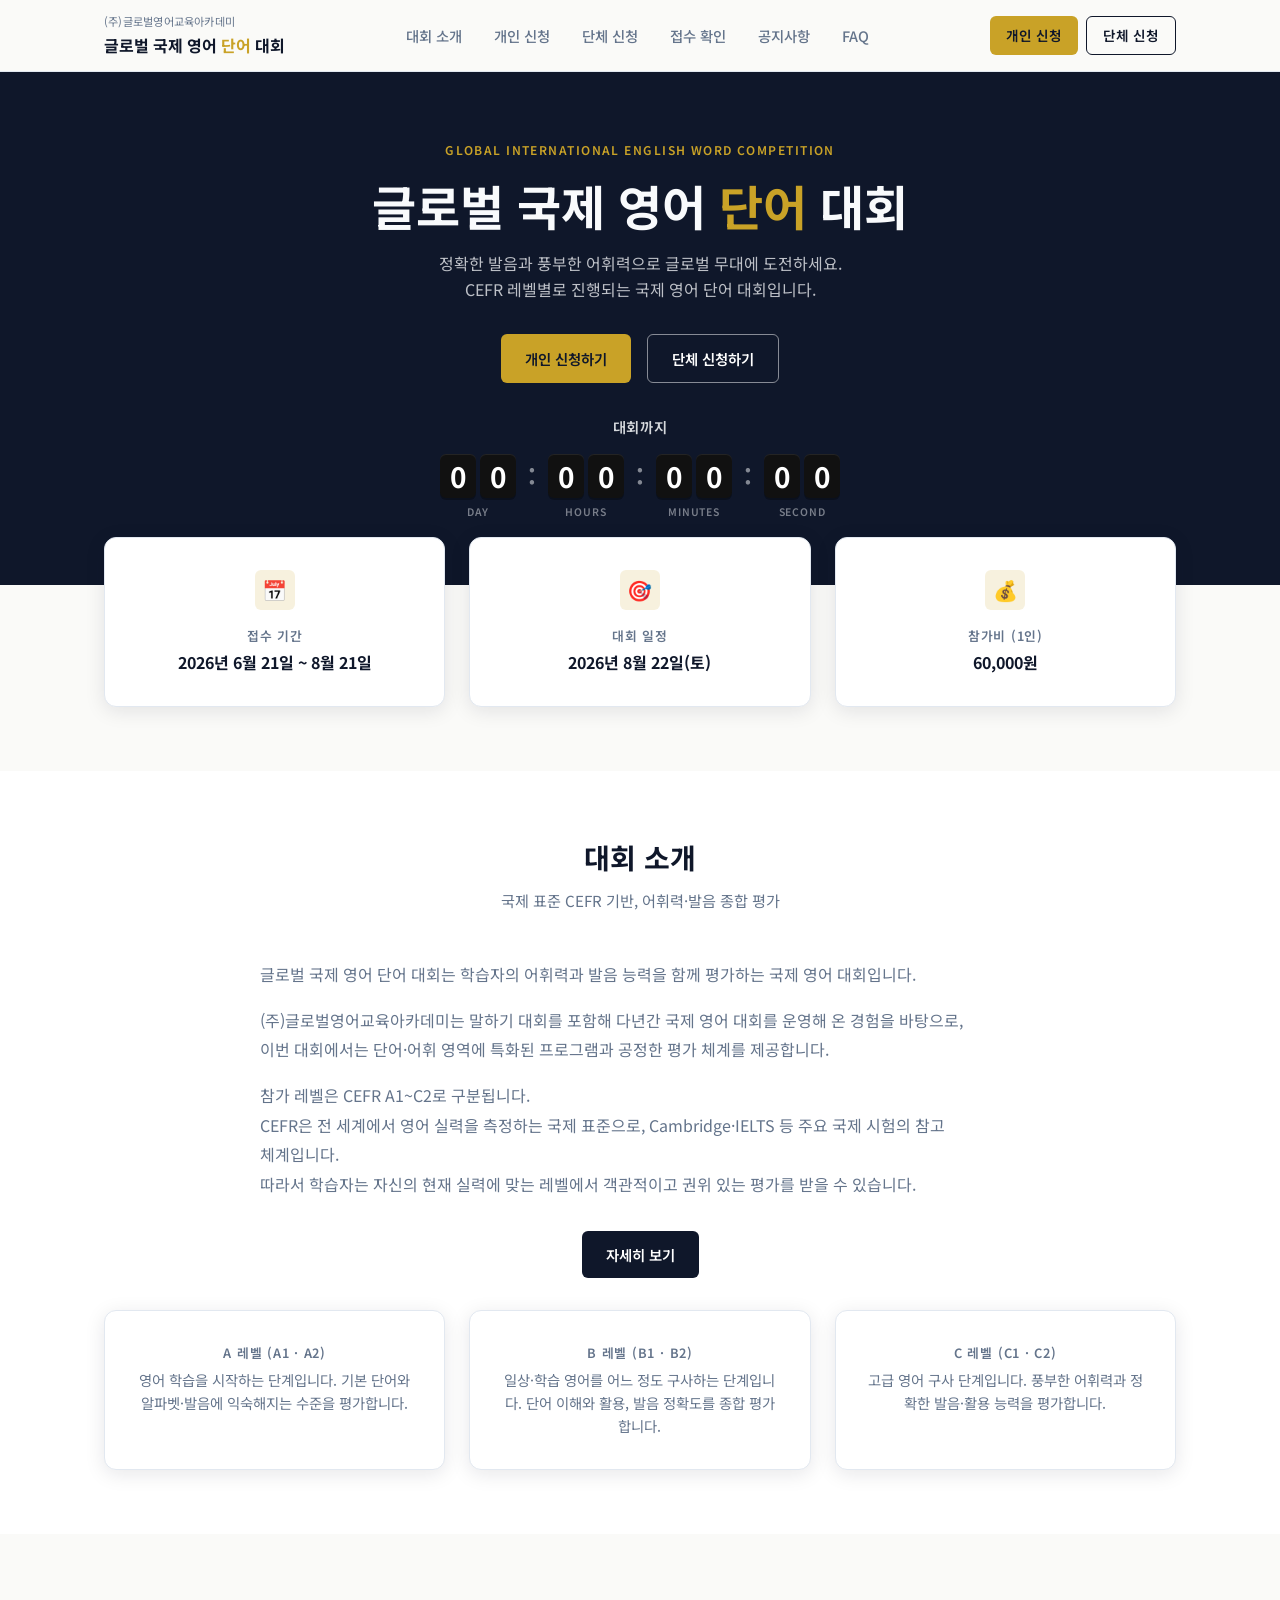
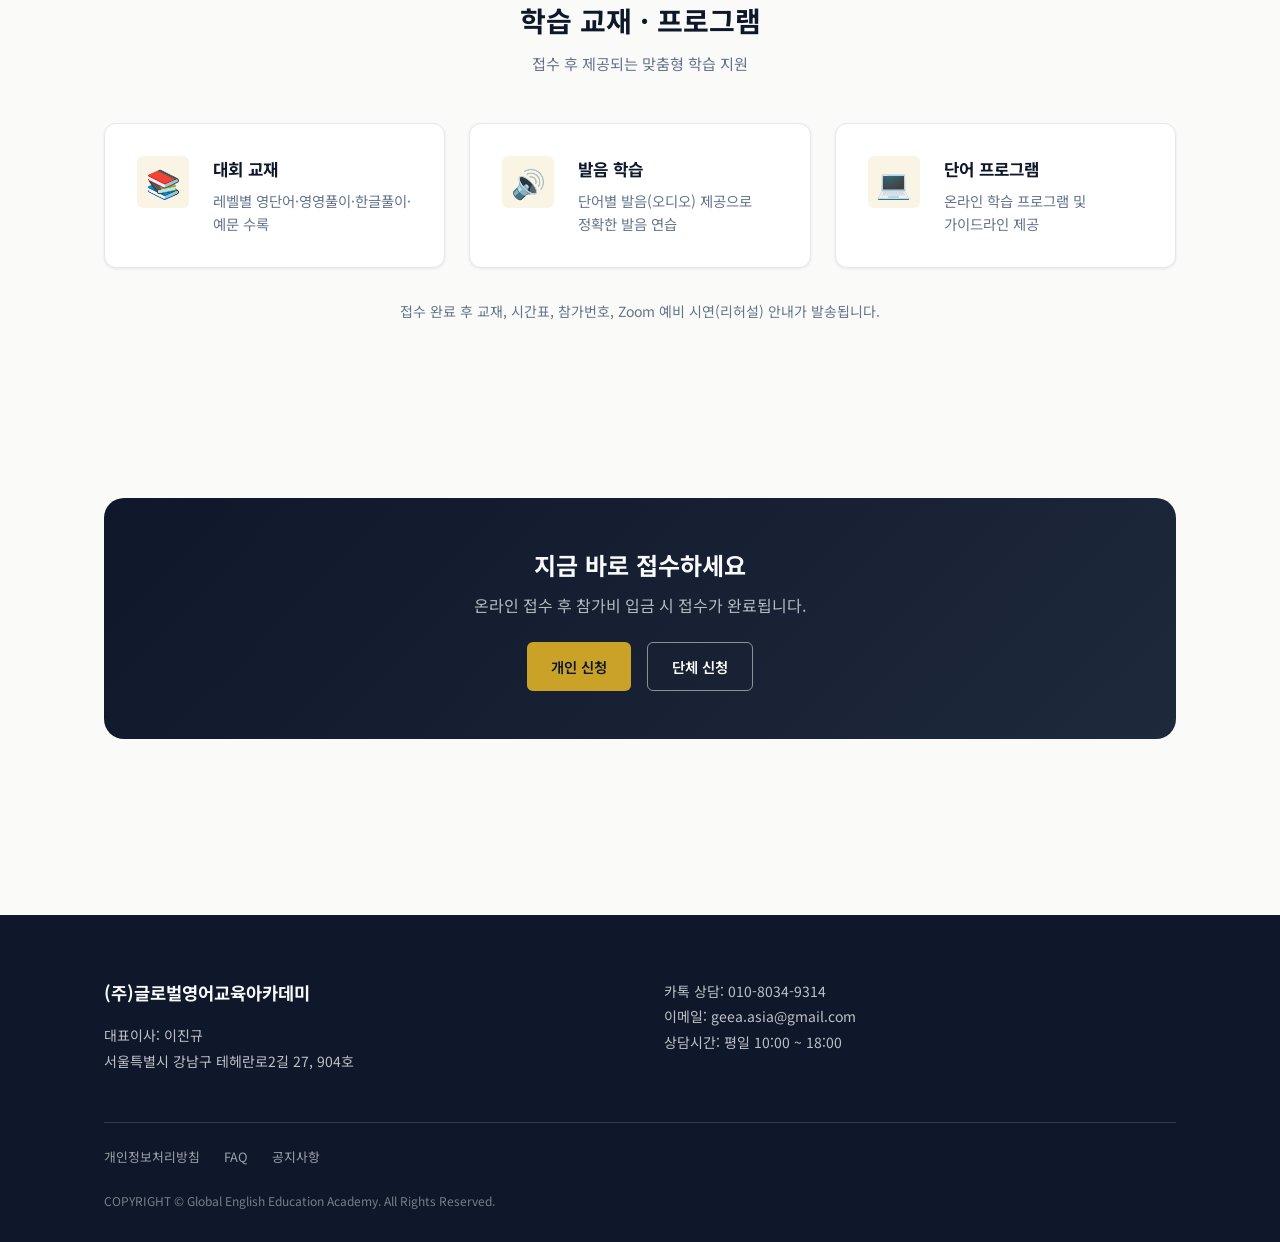
<file: index.html>
<!DOCTYPE html>
<html lang="ko">
<head>
  <meta charset="UTF-8">
  <meta name="viewport" content="width=device-width, initial-scale=1.0">
  <meta name="description" content="정확한 발음과 풍부한 어휘력으로 글로벌 무대에 도전하세요.">
  <title>글로벌 국제 영어 단어 대회</title>
  <meta property="og:type" content="website">
  <meta property="og:site_name" content="글로벌 국제 영어 단어 대회">
  <meta property="og:title" content="글로벌 국제 영어 단어 대회">
  <meta property="og:description" content="정확한 발음과 풍부한 어휘력으로 글로벌 무대에 도전하세요.">
  <meta property="og:url" content="https://global-word-competition.vercel.app/">
  <meta property="og:image" content="https://global-word-competition.vercel.app/assets/images/og-share.png">
  <meta property="og:image:width" content="1200">
  <meta property="og:image:height" content="800">
  <meta name="twitter:card" content="summary_large_image">
  <meta name="twitter:title" content="글로벌 국제 영어 단어 대회">
  <meta name="twitter:description" content="정확한 발음과 풍부한 어휘력으로 글로벌 무대에 도전하세요.">
  <meta name="twitter:image" content="https://global-word-competition.vercel.app/assets/images/og-share.png">
  <link rel="stylesheet" href="assets/css/word-competition.css">
</head>
<body>

  <header class="site-header">
    <div class="container">
      <a href="index.html" class="logo">
        <span class="logo__org" data-site-org></span>
        <span class="logo__title" data-site-title></span>
      </a>
      <nav class="nav-main" aria-label="주 메뉴">
        <a href="about.html">대회 소개</a>
        <a href="apply/individual.html">개인 신청</a>
        <a href="apply/group.html">단체 신청</a>
        <a href="apply/check.html">접수 확인</a>
        <a href="notice.html">공지사항</a>
        <a href="faq.html">FAQ</a>
      </nav>
      <div class="header-actions">
        <a href="apply/individual.html" class="btn btn--sm btn--gold">개인 신청</a>
        <a href="apply/group.html" class="btn btn--sm btn--outline">단체 신청</a>
      </div>
      <button class="nav-toggle" aria-label="메뉴 열기" aria-expanded="false">
        <span></span><span></span><span></span>
      </button>
    </div>
  </header>

  <main>
    <section class="hero">
      <div class="container hero__inner">
        <span class="hero__label" data-site-title-en></span>
        <h1 class="hero__title" data-site-title></h1>
        <p class="hero__subtitle">
          정확한 발음과 풍부한 어휘력으로 글로벌 무대에 도전하세요.<br>
          CEFR 레벨별로 진행되는 국제 영어 단어 대회입니다.
        </p>
        <div class="hero__actions">
          <a href="apply/individual.html" class="btn btn--gold">개인 신청하기</a>
          <a href="apply/group.html" class="btn btn--outline hero__btn-outline">단체 신청하기</a>
        </div>
        <div class="countdown" id="hero-countdown">
          <p class="countdown__label">대회까지</p>
          <div class="countdown__timer">
            <div class="countdown__unit">
              <div class="countdown__digits" id="cd-days"></div>
              <span class="countdown__unit-label">DAY</span>
            </div>
            <span class="countdown__sep">:</span>
            <div class="countdown__unit">
              <div class="countdown__digits" id="cd-hours"></div>
              <span class="countdown__unit-label">HOURS</span>
            </div>
            <span class="countdown__sep">:</span>
            <div class="countdown__unit">
              <div class="countdown__digits" id="cd-mins"></div>
              <span class="countdown__unit-label">MINUTES</span>
            </div>
            <span class="countdown__sep">:</span>
            <div class="countdown__unit">
              <div class="countdown__digits" id="cd-secs"></div>
              <span class="countdown__unit-label">SECOND</span>
            </div>
          </div>
        </div>
      </div>
    </section>

    <div class="container">
      <div class="card-grid card-grid--info">
        <div class="card card--info">
          <div class="card__icon">📅</div>
          <div class="card__title">접수 기간</div>
          <div class="card__value" id="card-registration">—</div>
        </div>
        <div class="card card--info">
          <div class="card__icon">🎯</div>
          <div class="card__title">대회 일정</div>
          <div class="card__value" id="card-competition">—</div>
        </div>
        <div class="card card--info">
          <div class="card__icon">💰</div>
          <div class="card__title">참가비 (1인)</div>
          <div class="card__value" id="card-fee">—</div>
        </div>
      </div>
    </div>

    <section class="section section--alt">
      <div class="container">
        <div class="section__header">
          <h2 class="section__title">대회 소개</h2>
          <p class="section__desc">국제 표준 CEFR 기반, 어휘력·발음 종합 평가</p>
        </div>
        <div class="content-block content-block--intro prose-ko">
          <p>
            글로벌 국제 영어 단어 대회는 학습자의 어휘력과 발음 능력을 함께 평가하는 국제 영어 대회입니다.
          </p>
          <p>
            (주)글로벌영어교육아카데미는 말하기 대회를 포함해 다년간 국제 영어 대회를 운영해 온 경험을 바탕으로,<br>
            이번 대회에서는 단어·어휘 영역에 특화된 프로그램과 공정한 평가 체계를 제공합니다.
          </p>
          <p>
            참가 레벨은 CEFR A1~C2로 구분됩니다.<br>
            CEFR은 전 세계에서 영어 실력을 측정하는 국제 표준으로, Cambridge·IELTS 등 주요 국제 시험의 참고 체계입니다.<br>
            따라서 학습자는 자신의 현재 실력에 맞는 레벨에서 객관적이고 권위 있는 평가를 받을 수 있습니다.
          </p>
          <div class="content-block__actions">
            <a href="about.html" class="btn btn--primary">자세히 보기</a>
          </div>
        </div>
        <div class="card-grid card-grid--3" id="cefr-level-cards"></div>
      </div>
    </section>

    <section class="section">
      <div class="container">
        <div class="section__header">
          <h2 class="section__title">학습 교재 · 프로그램</h2>
          <p class="section__desc">접수 후 제공되는 맞춤형 학습 지원</p>
        </div>
        <div class="feature-grid">
          <div class="feature-card">
            <div class="feature-card__icon">📚</div>
            <div class="feature-card__body">
              <h3 class="feature-card__title">대회 교재</h3>
              <p class="feature-card__desc">레벨별 영단어·영영풀이·한글풀이·예문 수록</p>
            </div>
          </div>
          <div class="feature-card">
            <div class="feature-card__icon">🔊</div>
            <div class="feature-card__body">
              <h3 class="feature-card__title">발음 학습</h3>
              <p class="feature-card__desc">단어별 발음(오디오) 제공으로 정확한 발음 연습</p>
            </div>
          </div>
          <div class="feature-card">
            <div class="feature-card__icon">💻</div>
            <div class="feature-card__body">
              <h3 class="feature-card__title">단어 프로그램</h3>
              <p class="feature-card__desc">온라인 학습 프로그램 및 가이드라인 제공</p>
            </div>
          </div>
        </div>
        <p class="section__note">접수 완료 후 교재, 시간표, 참가번호, Zoom 예비 시연(리허설) 안내가 발송됩니다.</p>
      </div>
    </section>

    <section class="section">
      <div class="container">
        <div class="cta-band">
          <h2>지금 바로 접수하세요</h2>
          <p>온라인 접수 후 참가비 입금 시 접수가 완료됩니다.</p>
          <div class="hero__actions" style="justify-content:center">
            <a href="apply/individual.html" class="btn btn--gold">개인 신청</a>
            <a href="apply/group.html" class="btn btn--outline" style="color:#fff;border-color:rgba(255,255,255,0.5)">단체 신청</a>
          </div>
        </div>
      </div>
    </section>
  </main>

  <footer class="site-footer">
    <div class="container">
      <div class="footer-grid">
        <div class="footer-brand">
          <h3 data-site-org></h3>
          <p>대표이사: <span data-site-ceo></span><br>
          <span data-site-address></span></p>
        </div>
        <div class="footer-contact">
          <p>카톡 상담: <span data-site-contact></span><br>
          이메일: <span data-site-email></span><br>
          상담시간: 평일 10:00 ~ 18:00</p>
        </div>
      </div>
      <div class="footer-links">
        <a href="privacy.html">개인정보처리방침</a>
        <a href="faq.html">FAQ</a>
        <a href="notice.html">공지사항</a>
      </div>
      <p class="footer-copy">COPYRIGHT © Global English Education Academy. All Rights Reserved.</p>
    </div>
  </footer>

  <script src="assets/js/config.js"></script>
  <script src="assets/js/sheets.js"></script>
  <script src="assets/js/form.js"></script>
  <script src="assets/js/word-form.js"></script>
</body>
</html>
</file>
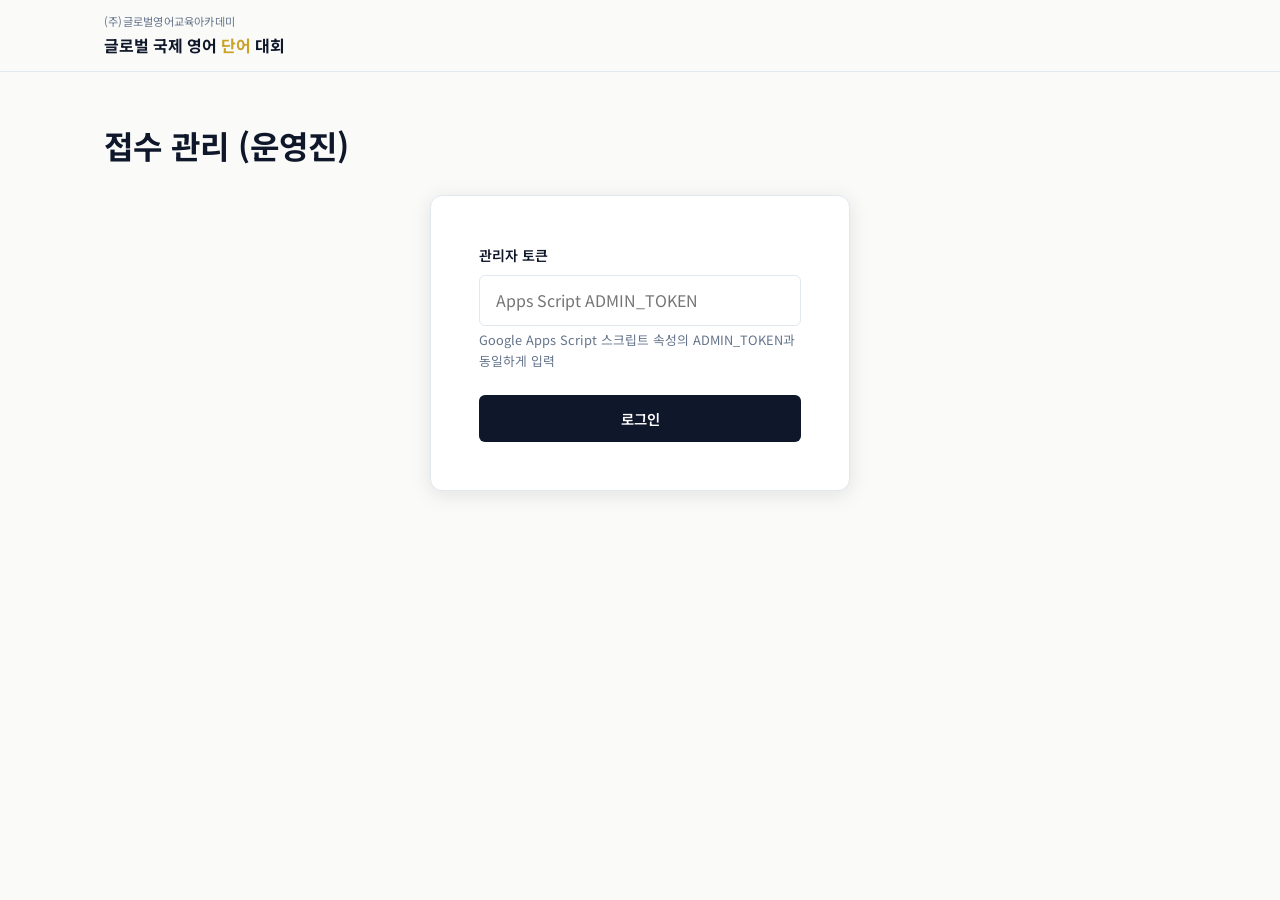
<file: admin/index.html>
<!DOCTYPE html>
<html lang="ko">
<head>
  <meta charset="UTF-8">
  <meta name="viewport" content="width=device-width, initial-scale=1.0">
  <title>접수 관리 — 운영진</title>
  <link rel="stylesheet" href="../assets/css/word-competition.css">
</head>
<body>

  <header class="site-header">
    <div class="container">
      <a href="../index.html" class="logo">
        <span class="logo__org" data-site-org></span>
        <span class="logo__title" data-site-title></span>
      </a>
    </div>
  </header>

  <main class="admin-page">
    <div class="container">
      <h1 style="margin-bottom:1.5rem;color:var(--color-navy)">접수 관리 (운영진)</h1>

      <div id="admin-login" class="form-card" style="max-width:420px">
        <form id="login-form">
          <div class="form-group">
            <label for="admin-token">관리자 토큰</label>
            <input type="password" id="admin-token" placeholder="Apps Script ADMIN_TOKEN" required>
            <p class="hint">Google Apps Script 스크립트 속성의 ADMIN_TOKEN과 동일하게 입력</p>
          </div>
          <button type="submit" class="btn btn--primary btn--block">로그인</button>
        </form>
      </div>

      <div id="admin-panel" hidden>
        <div class="admin-stats">
          <div class="admin-stat">
            <div class="admin-stat__label">개인 접수</div>
            <div class="admin-stat__value" id="stat-individual">0</div>
          </div>
          <div class="admin-stat">
            <div class="admin-stat__label">단체 접수</div>
            <div class="admin-stat__value" id="stat-group">0</div>
          </div>
          <div class="admin-stat">
            <div class="admin-stat__label">단체 참가자</div>
            <div class="admin-stat__value" id="stat-participants">0</div>
          </div>
        </div>

        <div class="admin-toolbar">
          <button type="button" class="btn btn--primary" id="btn-refresh">새로고침</button>
          <button type="button" class="btn btn--outline" id="btn-export-individual">개인 CSV 내보내기</button>
          <button type="button" class="btn btn--outline" id="btn-export-group">단체 CSV 내보내기</button>
          <button type="button" class="btn btn--outline" id="btn-export-all">전체 CSV 내보내기</button>
        </div>

        <h2 style="font-size:1rem;margin:1.5rem 0 0.75rem">개인 접수</h2>
        <div class="admin-table-wrap">
          <table class="admin-table" id="table-individual">
            <thead><tr><td colspan="10">데이터 없음</td></tr></thead>
          </table>
        </div>

        <h2 style="font-size:1rem;margin:1.5rem 0 0.75rem">단체 접수</h2>
        <div class="admin-table-wrap">
          <table class="admin-table" id="table-group">
            <thead><tr><td colspan="8">데이터 없음</td></tr></thead>
          </table>
        </div>
      </div>
    </div>
  </main>

  <script src="../assets/js/config.js"></script>
  <script src="../assets/js/form.js"></script>
  <script src="../assets/js/admin.js"></script>
</body>
</html>
</file>
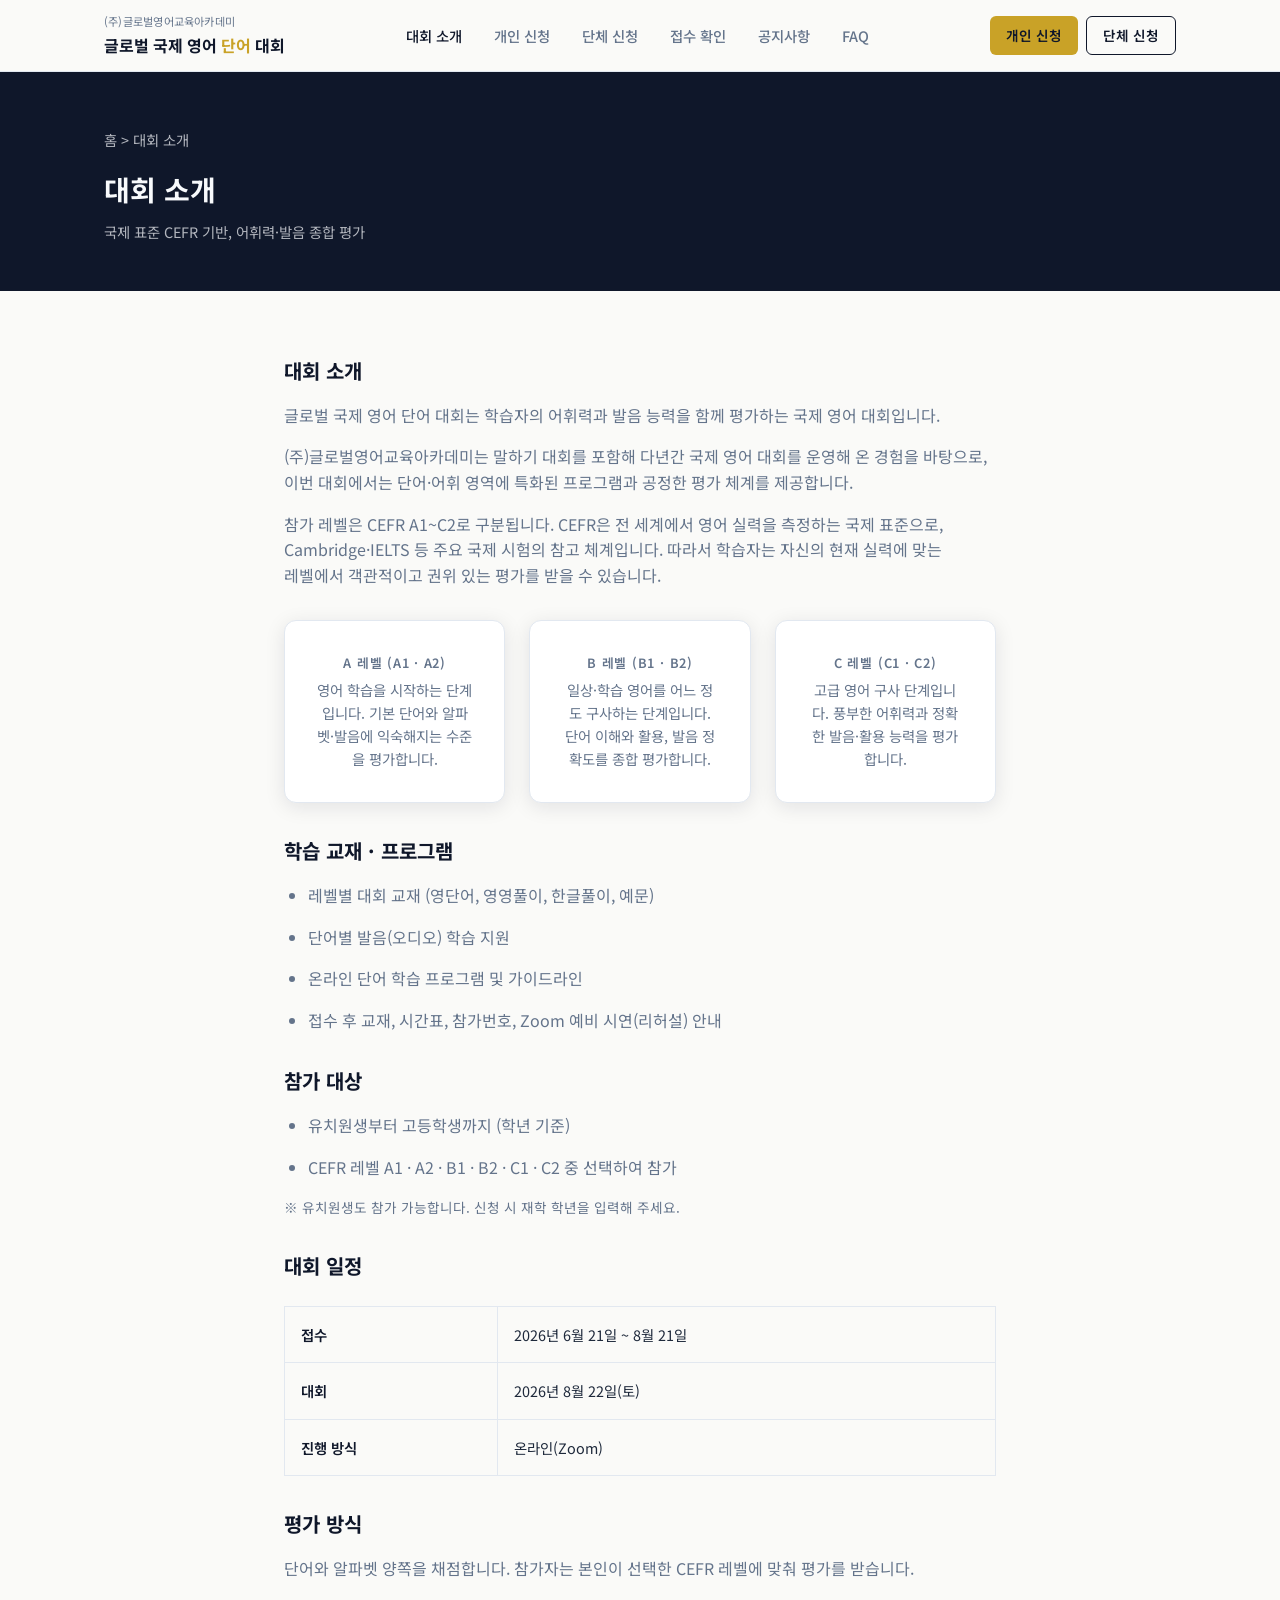
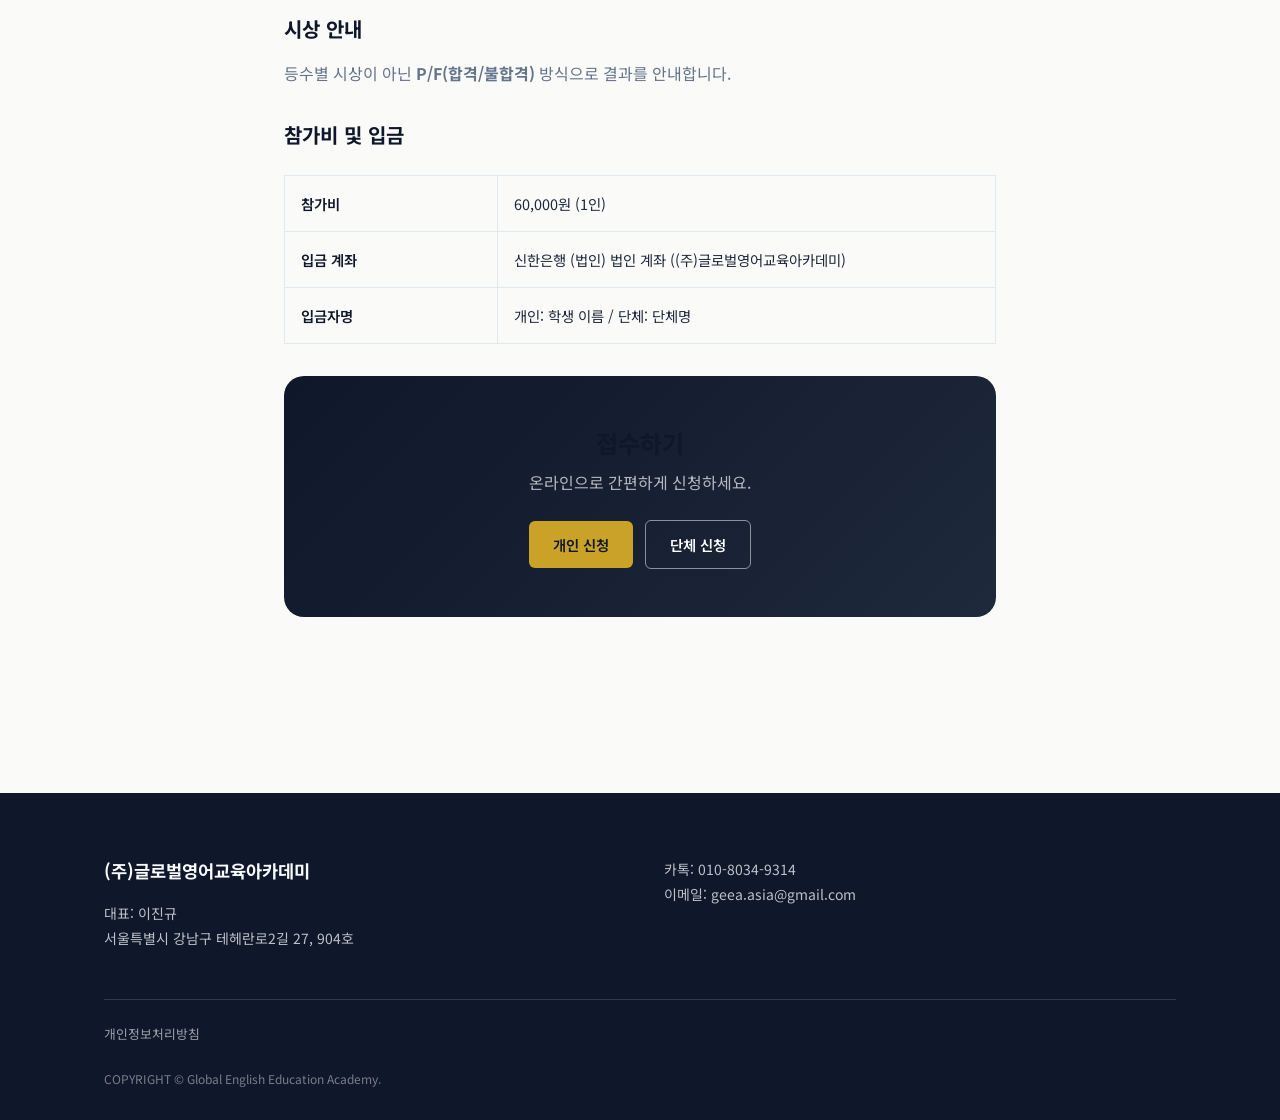
<file: about.html>
<!DOCTYPE html>
<html lang="ko">
<head>
  <meta charset="UTF-8">
  <meta name="viewport" content="width=device-width, initial-scale=1.0">
  <title>대회 소개 — 글로벌 국제 영어 단어 대회</title>
  <link rel="stylesheet" href="assets/css/word-competition.css">
</head>
<body>

  <header class="site-header">
    <div class="container">
      <a href="index.html" class="logo">
        <span class="logo__org" data-site-org></span>
        <span class="logo__title" data-site-title></span>
      </a>
      <nav class="nav-main">
        <a href="about.html" class="is-active">대회 소개</a>
        <a href="apply/individual.html">개인 신청</a>
        <a href="apply/group.html">단체 신청</a>
        <a href="apply/check.html">접수 확인</a>
        <a href="notice.html">공지사항</a>
        <a href="faq.html">FAQ</a>
      </nav>
      <div class="header-actions">
        <a href="apply/individual.html" class="btn btn--sm btn--gold">개인 신청</a>
        <a href="apply/group.html" class="btn btn--sm btn--outline">단체 신청</a>
      </div>
      <button class="nav-toggle" aria-label="메뉴"><span></span><span></span><span></span></button>
    </div>
  </header>

  <div class="page-header">
    <div class="container">
      <p class="breadcrumb"><a href="index.html">홈</a> &gt; 대회 소개</p>
      <h1>대회 소개</h1>
      <p>국제 표준 CEFR 기반, 어휘력·발음 종합 평가</p>
    </div>
  </div>

  <main class="section">
    <div class="container content-block">
      <h2>대회 소개</h2>
      <div class="prose-ko">
        <p>
          글로벌 국제 영어 단어 대회는 학습자의 어휘력과 발음 능력을 함께 평가하는 국제 영어 대회입니다.
        </p>
        <p>
          (주)글로벌영어교육아카데미는 말하기 대회를 포함해 다년간 국제 영어 대회를 운영해 온 경험을 바탕으로,
          이번 대회에서는 단어·어휘 영역에 특화된 프로그램과 공정한 평가 체계를 제공합니다.
        </p>
        <p>
          참가 레벨은 CEFR A1~C2로 구분됩니다.
          CEFR은 전 세계에서 영어 실력을 측정하는 국제 표준으로, Cambridge·IELTS 등 주요 국제 시험의 참고 체계입니다.
          따라서 학습자는 자신의 현재 실력에 맞는 레벨에서 객관적이고 권위 있는 평가를 받을 수 있습니다.
        </p>
      </div>
      <div class="card-grid card-grid--3" id="cefr-level-cards" style="margin:var(--space-xl) 0"></div>

      <h2>학습 교재 · 프로그램</h2>
      <ul>
        <li>레벨별 대회 교재 (영단어, 영영풀이, 한글풀이, 예문)</li>
        <li>단어별 발음(오디오) 학습 지원</li>
        <li>온라인 단어 학습 프로그램 및 가이드라인</li>
        <li>접수 후 교재, 시간표, 참가번호, Zoom 예비 시연(리허설) 안내</li>
      </ul>

      <h2>참가 대상</h2>
      <ul>
        <li>유치원생부터 고등학생까지 (학년 기준)</li>
        <li>CEFR 레벨 A1 · A2 · B1 · B2 · C1 · C2 중 선택하여 참가</li>
      </ul>
      <p class="hint" style="color:var(--color-text-muted);font-size:0.85rem">※ 유치원생도 참가 가능합니다. 신청 시 재학 학년을 입력해 주세요.</p>

      <h2>대회 일정</h2>
      <table class="info-table">
        <tbody id="schedule-table-body"></tbody>
      </table>

      <h2>평가 방식</h2>
      <p>
        단어와 알파벳 양쪽을 채점합니다. 참가자는 본인이 선택한 CEFR 레벨에 맞춰 평가를 받습니다.
      </p>

      <h2>시상 안내</h2>
      <p>
        등수별 시상이 아닌 <strong>P/F(합격/불합격)</strong> 방식으로 결과를 안내합니다.
      </p>

      <h2>참가비 및 입금</h2>
      <table class="info-table">
        <tr><th>참가비</th><td><span data-fee></span> (1인)</td></tr>
        <tr><th>입금 계좌</th><td><span data-bank-info></span></td></tr>
        <tr><th>입금자명</th><td>개인: 학생 이름 / 단체: 단체명</td></tr>
      </table>

      <div class="cta-band" style="margin-top:2rem">
        <h2>접수하기</h2>
        <p>온라인으로 간편하게 신청하세요.</p>
        <a href="apply/individual.html" class="btn btn--gold">개인 신청</a>
        <a href="apply/group.html" class="btn btn--outline" style="color:#fff;border-color:rgba(255,255,255,0.5);margin-left:0.5rem">단체 신청</a>
      </div>
    </div>
  </main>

  <footer class="site-footer">
    <div class="container">
      <div class="footer-grid">
        <div class="footer-brand"><h3 data-site-org></h3><p>대표: <span data-site-ceo></span><br><span data-site-address></span></p></div>
        <div class="footer-contact"><p>카톡: <span data-site-contact></span><br>이메일: <span data-site-email></span></p></div>
      </div>
      <div class="footer-links"><a href="privacy.html">개인정보처리방침</a></div>
      <p class="footer-copy">COPYRIGHT © Global English Education Academy.</p>
    </div>
  </footer>

  <script src="assets/js/config.js"></script>
  <script src="assets/js/form.js"></script>
  <script src="assets/js/word-form.js"></script>
</body>
</html>
</file>
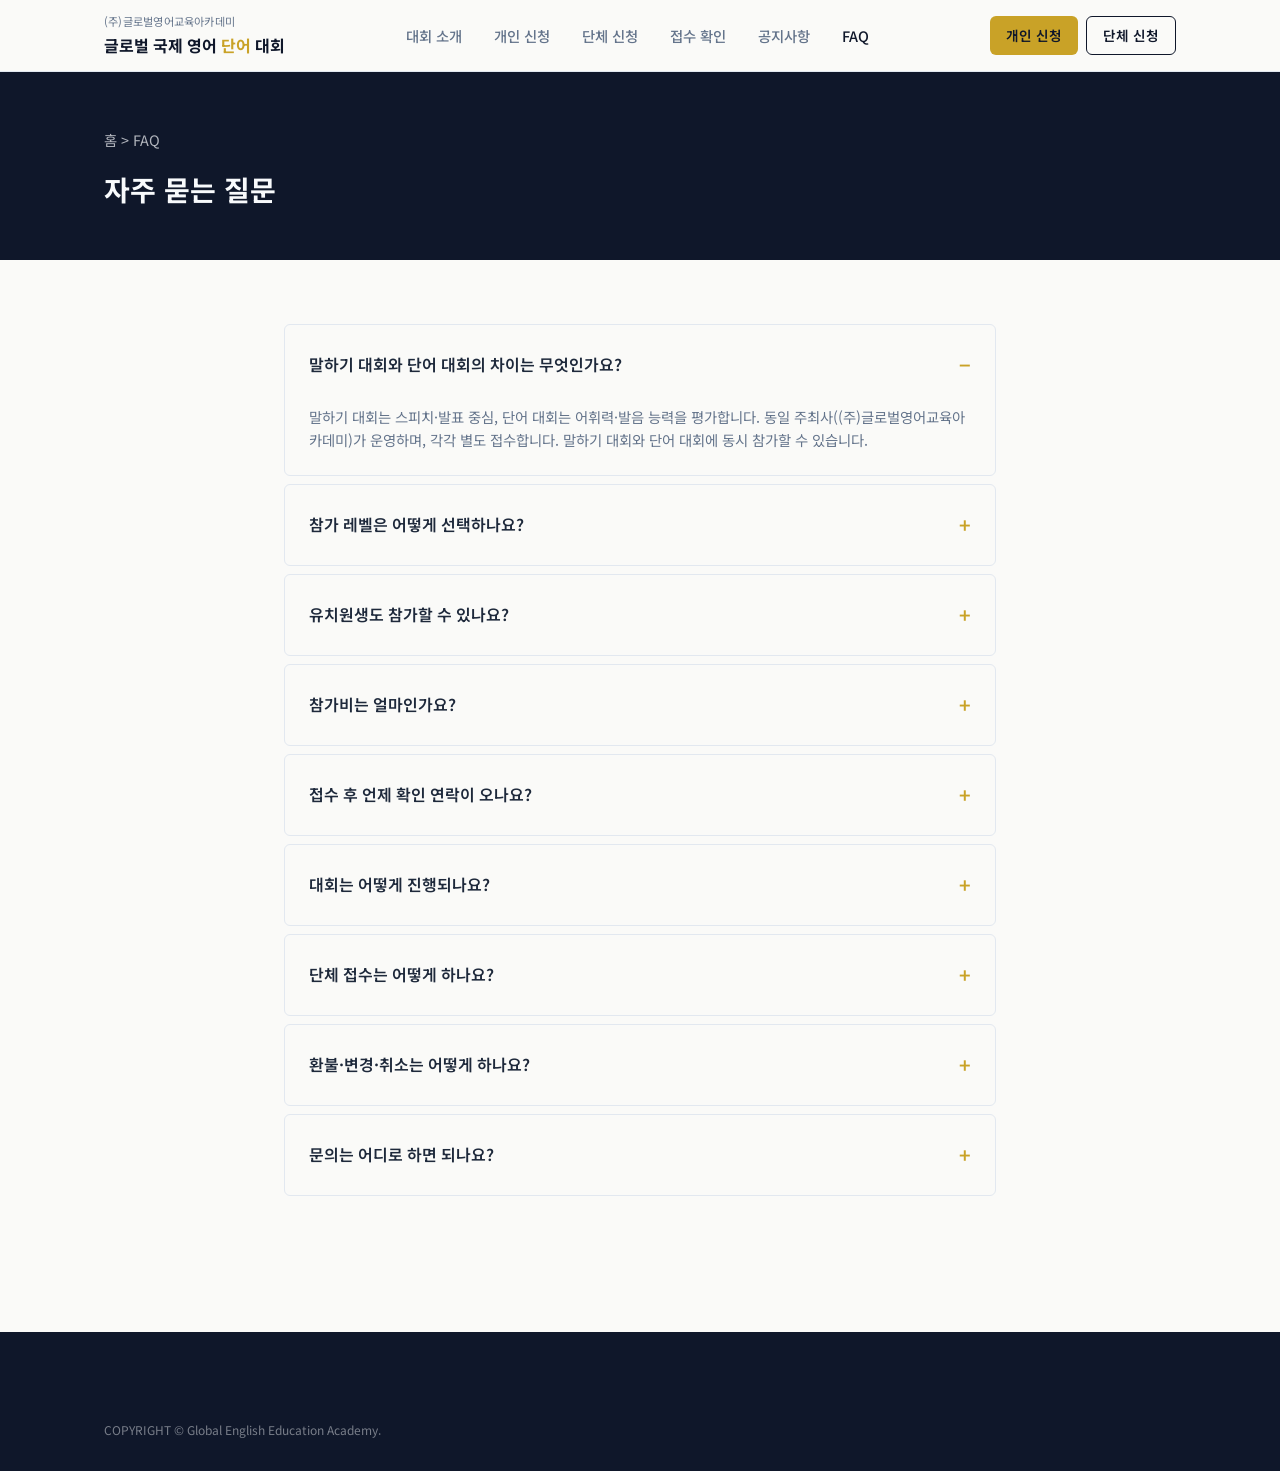
<file: faq.html>
<!DOCTYPE html>
<html lang="ko">
<head>
  <meta charset="UTF-8">
  <meta name="viewport" content="width=device-width, initial-scale=1.0">
  <title>FAQ — 글로벌 국제 영어 단어 대회</title>
  <link rel="stylesheet" href="assets/css/word-competition.css">
</head>
<body>

  <header class="site-header">
    <div class="container">
      <a href="index.html" class="logo">
        <span class="logo__org" data-site-org></span>
        <span class="logo__title" data-site-title></span>
      </a>
      <nav class="nav-main">
        <a href="about.html">대회 소개</a>
        <a href="apply/individual.html">개인 신청</a>
        <a href="apply/group.html">단체 신청</a>
        <a href="apply/check.html">접수 확인</a>
        <a href="notice.html">공지사항</a>
        <a href="faq.html" class="is-active">FAQ</a>
      </nav>
      <div class="header-actions">
        <a href="apply/individual.html" class="btn btn--sm btn--gold">개인 신청</a>
        <a href="apply/group.html" class="btn btn--sm btn--outline">단체 신청</a>
      </div>
      <button class="nav-toggle" aria-label="메뉴"><span></span><span></span><span></span></button>
    </div>
  </header>

  <div class="page-header">
    <div class="container">
      <p class="breadcrumb"><a href="index.html">홈</a> &gt; FAQ</p>
      <h1>자주 묻는 질문</h1>
    </div>
  </div>

  <main class="section">
    <div class="container content-block">
      <details class="faq-item" open>
        <summary>말하기 대회와 단어 대회의 차이는 무엇인가요?</summary>
        <div class="faq-answer">
          말하기 대회는 스피치·발표 중심, 단어 대회는 어휘력·발음 능력을 평가합니다.
          동일 주최사((주)글로벌영어교육아카데미)가 운영하며, 각각 별도 접수합니다.
          말하기 대회와 단어 대회에 동시 참가할 수 있습니다.
        </div>
      </details>
      <details class="faq-item">
        <summary>참가 레벨은 어떻게 선택하나요?</summary>
        <div class="faq-answer">
          CEFR(Common European Framework of Reference) 기준 A1~C2 레벨 중 본인에게 맞는 레벨을 선택합니다.
          A1·A2(초급), B1·B2(중급), C1·C2(고급)로 구분되며, C레벨이 상위 단계입니다.
        </div>
      </details>
      <details class="faq-item">
        <summary>유치원생도 참가할 수 있나요?</summary>
        <div class="faq-answer">
          네, 학년 기준으로 유치원생도 참가 가능합니다. 신청 시 재학 학년(유치원)을 입력해 주세요.
        </div>
      </details>
      <details class="faq-item">
        <summary>참가비는 얼마인가요?</summary>
        <div class="faq-answer">
          1인당 <span data-fee></span>입니다.
        </div>
      </details>
      <details class="faq-item">
        <summary>접수 후 언제 확인 연락이 오나요?</summary>
        <div class="faq-answer">
          온라인 접수 및 참가비 입금 확인 후 2영업일 이내(주말·공휴일 제외) 안내 문자가 발송됩니다.
          법인 계좌 입금은 접수 신청 후 매일 확인합니다.
        </div>
      </details>
      <details class="faq-item">
        <summary>대회는 어떻게 진행되나요?</summary>
        <div class="faq-answer">
          대회는 온라인(Zoom)으로 진행됩니다. 접수 완료 후 교재, 시간표, 참가번호, Zoom 예비 시연(리허설) 안내가 제공됩니다.
        </div>
      </details>
      <details class="faq-item">
        <summary>단체 접수는 어떻게 하나요?</summary>
        <div class="faq-answer">
          단체 신청 페이지에서 제공하는 CSV 양식을 다운로드해 참가자 명단을 작성한 뒤,
          파일을 업로드하여 접수해 주세요. 필요 시 표에서 직접 입력도 가능합니다.
        </div>
      </details>
      <details class="faq-item">
        <summary>환불·변경·취소는 어떻게 하나요?</summary>
        <div class="faq-answer">
          환불 규정은 추후 공지사항을 통해 안내드립니다.
        </div>
      </details>
      <details class="faq-item">
        <summary>문의는 어디로 하면 되나요?</summary>
        <div class="faq-answer">
          카톡 상담: <span data-site-contact></span> (평일 10:00~18:00)<br>
          이메일: <span data-site-email></span>
        </div>
      </details>
    </div>
  </main>

  <footer class="site-footer">
    <div class="container">
      <p class="footer-copy">COPYRIGHT © Global English Education Academy.</p>
    </div>
  </footer>

  <script src="assets/js/config.js"></script>
  <script src="assets/js/form.js"></script>
</body>
</html>
</file>
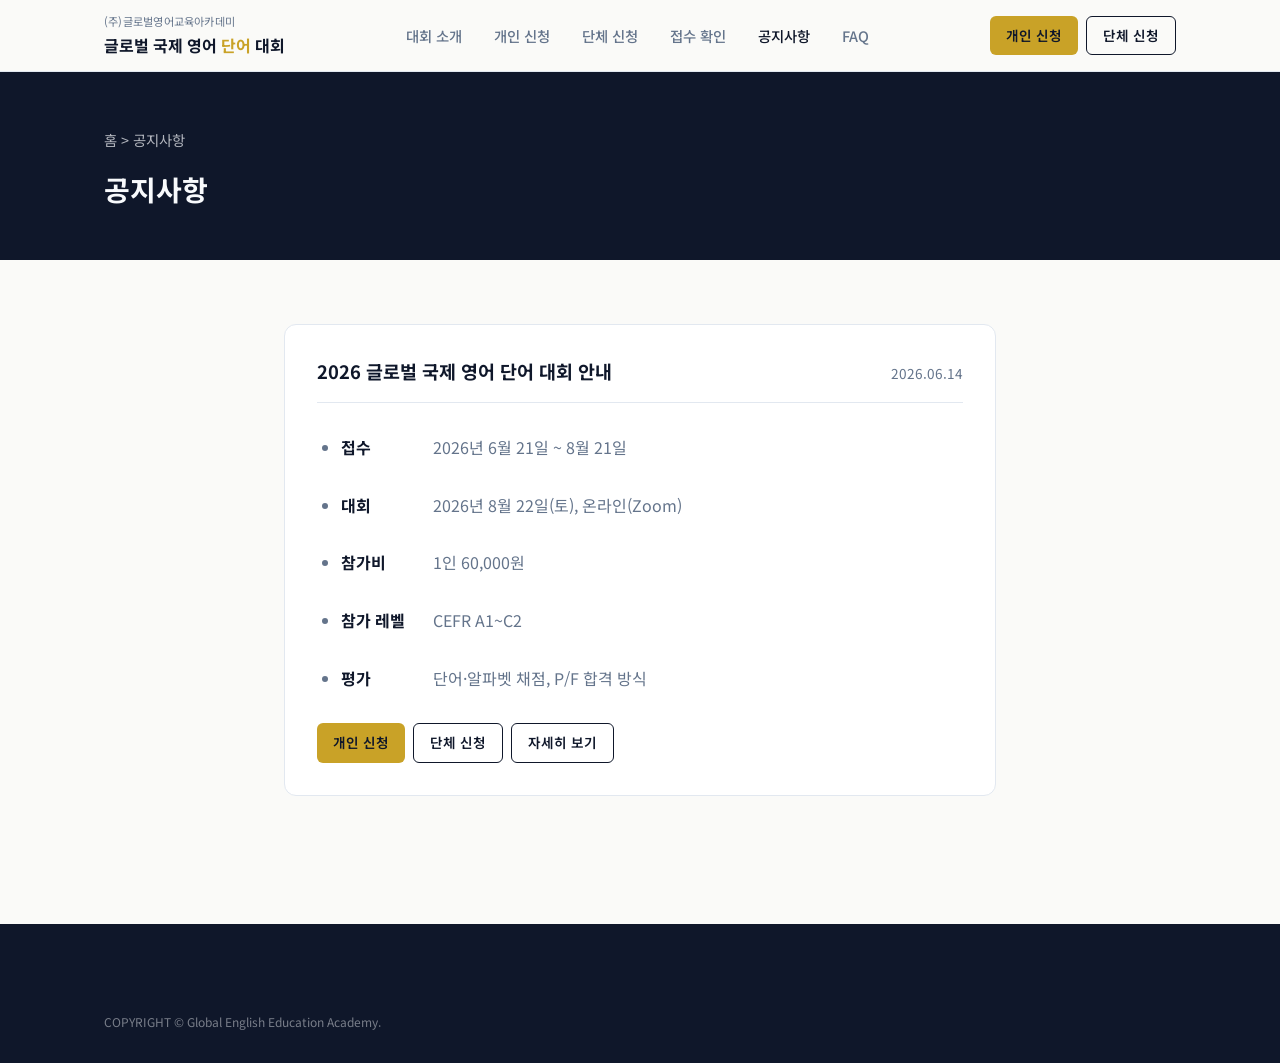
<file: notice.html>
<!DOCTYPE html>
<html lang="ko">
<head>
  <meta charset="UTF-8">
  <meta name="viewport" content="width=device-width, initial-scale=1.0">
  <title>공지사항 — 글로벌 국제 영어 단어 대회</title>
  <link rel="stylesheet" href="assets/css/word-competition.css">
</head>
<body>

  <header class="site-header">
    <div class="container">
      <a href="index.html" class="logo">
        <span class="logo__org" data-site-org></span>
        <span class="logo__title" data-site-title></span>
      </a>
      <nav class="nav-main">
        <a href="about.html">대회 소개</a>
        <a href="apply/individual.html">개인 신청</a>
        <a href="apply/group.html">단체 신청</a>
        <a href="apply/check.html">접수 확인</a>
        <a href="notice.html" class="is-active">공지사항</a>
        <a href="faq.html">FAQ</a>
      </nav>
      <div class="header-actions">
        <a href="apply/individual.html" class="btn btn--sm btn--gold">개인 신청</a>
        <a href="apply/group.html" class="btn btn--sm btn--outline">단체 신청</a>
      </div>
      <button class="nav-toggle" aria-label="메뉴"><span></span><span></span><span></span></button>
    </div>
  </header>

  <div class="page-header">
    <div class="container">
      <p class="breadcrumb"><a href="index.html">홈</a> &gt; 공지사항</p>
      <h1>공지사항</h1>
    </div>
  </div>

  <main class="section">
    <div class="container content-block">
      <article class="notice-item-block">
        <div class="notice-item-block__head">
          <h2>2026 글로벌 국제 영어 단어 대회 안내</h2>
          <span class="date">2026.06.14</span>
        </div>
        <ul class="notice-summary-list">
          <li><strong>접수</strong> 2026년 6월 21일 ~ 8월 21일</li>
          <li><strong>대회</strong> 2026년 8월 22일(토), 온라인(Zoom)</li>
          <li><strong>참가비</strong> 1인 60,000원</li>
          <li><strong>참가 레벨</strong> CEFR A1~C2</li>
          <li><strong>평가</strong> 단어·알파벳 채점, P/F 합격 방식</li>
        </ul>
        <div class="notice-item-block__links">
          <a href="apply/individual.html" class="btn btn--sm btn--gold">개인 신청</a>
          <a href="apply/group.html" class="btn btn--sm btn--outline">단체 신청</a>
          <a href="about.html" class="btn btn--sm btn--outline">자세히 보기</a>
        </div>
      </article>
    </div>
  </main>

  <footer class="site-footer">
    <div class="container">
      <p class="footer-copy">COPYRIGHT © Global English Education Academy.</p>
    </div>
  </footer>

  <script src="assets/js/config.js"></script>
  <script src="assets/js/form.js"></script>
</body>
</html>
</file>
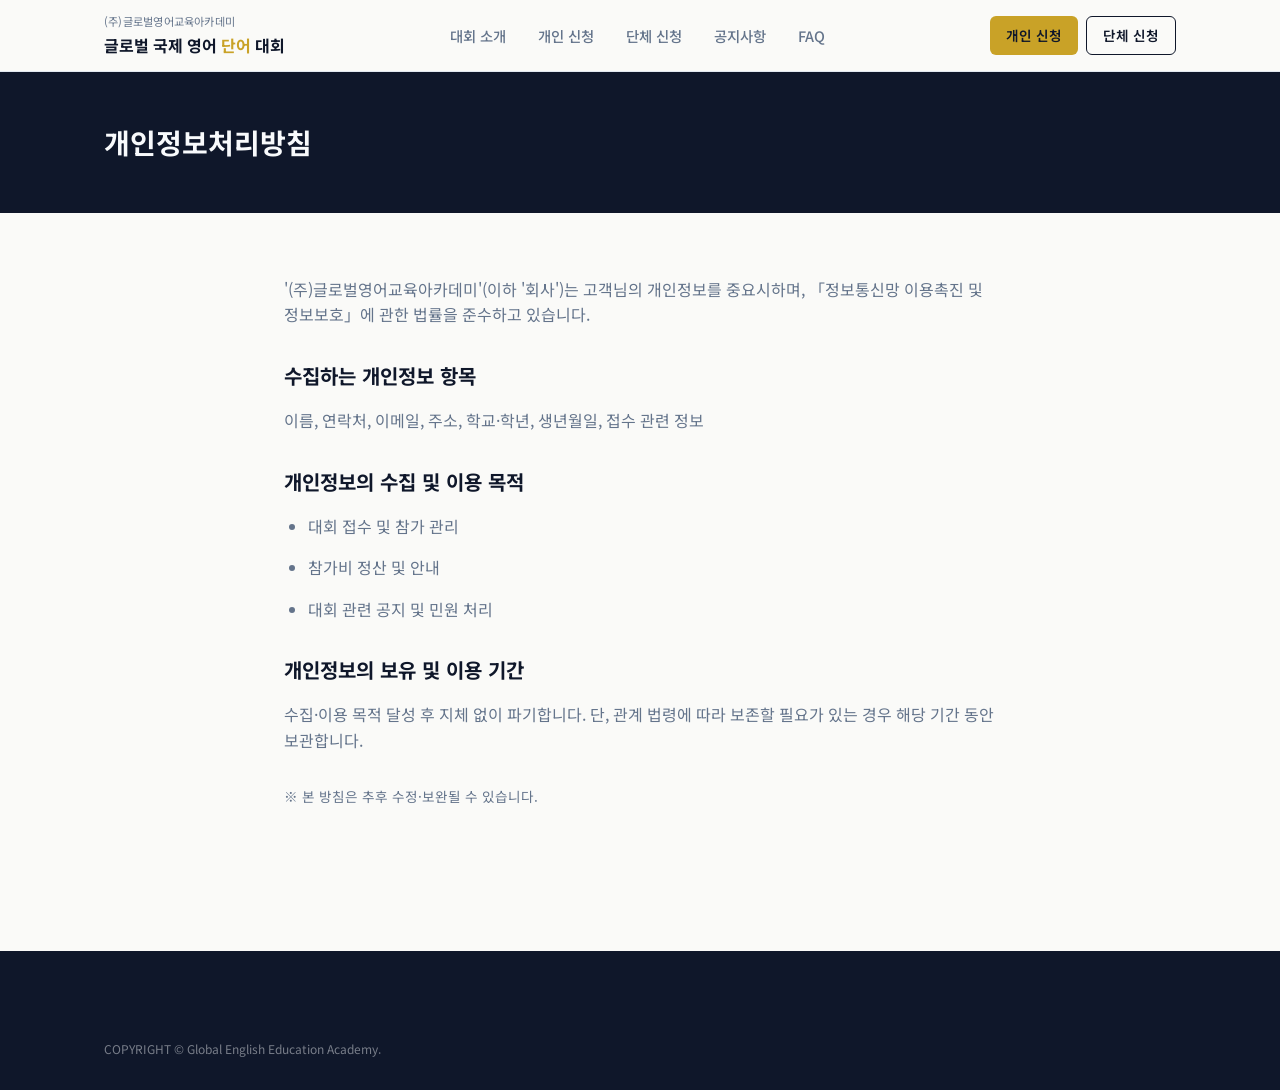
<file: privacy.html>
<!DOCTYPE html>
<html lang="ko">
<head>
  <meta charset="UTF-8">
  <meta name="viewport" content="width=device-width, initial-scale=1.0">
  <title>개인정보처리방침 — 글로벌 국제 영어 단어 대회</title>
  <link rel="stylesheet" href="assets/css/word-competition.css">
</head>
<body>

  <header class="site-header">
    <div class="container">
      <a href="index.html" class="logo">
        <span class="logo__org" data-site-org></span>
        <span class="logo__title" data-site-title></span>
      </a>
      <nav class="nav-main">
        <a href="about.html">대회 소개</a>
        <a href="apply/individual.html">개인 신청</a>
        <a href="apply/group.html">단체 신청</a>
        <a href="notice.html">공지사항</a>
        <a href="faq.html">FAQ</a>
      </nav>
      <div class="header-actions">
        <a href="apply/individual.html" class="btn btn--sm btn--gold">개인 신청</a>
        <a href="apply/group.html" class="btn btn--sm btn--outline">단체 신청</a>
      </div>
      <button class="nav-toggle" aria-label="메뉴"><span></span><span></span><span></span></button>
    </div>
  </header>

  <div class="page-header">
    <div class="container">
      <h1>개인정보처리방침</h1>
    </div>
  </div>

  <main class="section">
    <div class="container content-block">
      <p>
        '(주)글로벌영어교육아카데미'(이하 '회사')는 고객님의 개인정보를 중요시하며,
        「정보통신망 이용촉진 및 정보보호」에 관한 법률을 준수하고 있습니다.
      </p>

      <h2>수집하는 개인정보 항목</h2>
      <p>이름, 연락처, 이메일, 주소, 학교·학년, 생년월일, 접수 관련 정보</p>

      <h2>개인정보의 수집 및 이용 목적</h2>
      <ul>
        <li>대회 접수 및 참가 관리</li>
        <li>참가비 정산 및 안내</li>
        <li>대회 관련 공지 및 민원 처리</li>
      </ul>

      <h2>개인정보의 보유 및 이용 기간</h2>
      <p>
        수집·이용 목적 달성 후 지체 없이 파기합니다.
        단, 관계 법령에 따라 보존할 필요가 있는 경우 해당 기간 동안 보관합니다.
      </p>

      <p style="margin-top:2rem;font-size:0.85rem;color:var(--color-text-muted)">
        ※ 본 방침은 추후 수정·보완될 수 있습니다.
      </p>
    </div>
  </main>

  <footer class="site-footer">
    <div class="container">
      <p class="footer-copy">COPYRIGHT © Global English Education Academy.</p>
    </div>
  </footer>

  <script src="assets/js/config.js"></script>
  <script src="assets/js/form.js"></script>
</body>
</html>
</file>
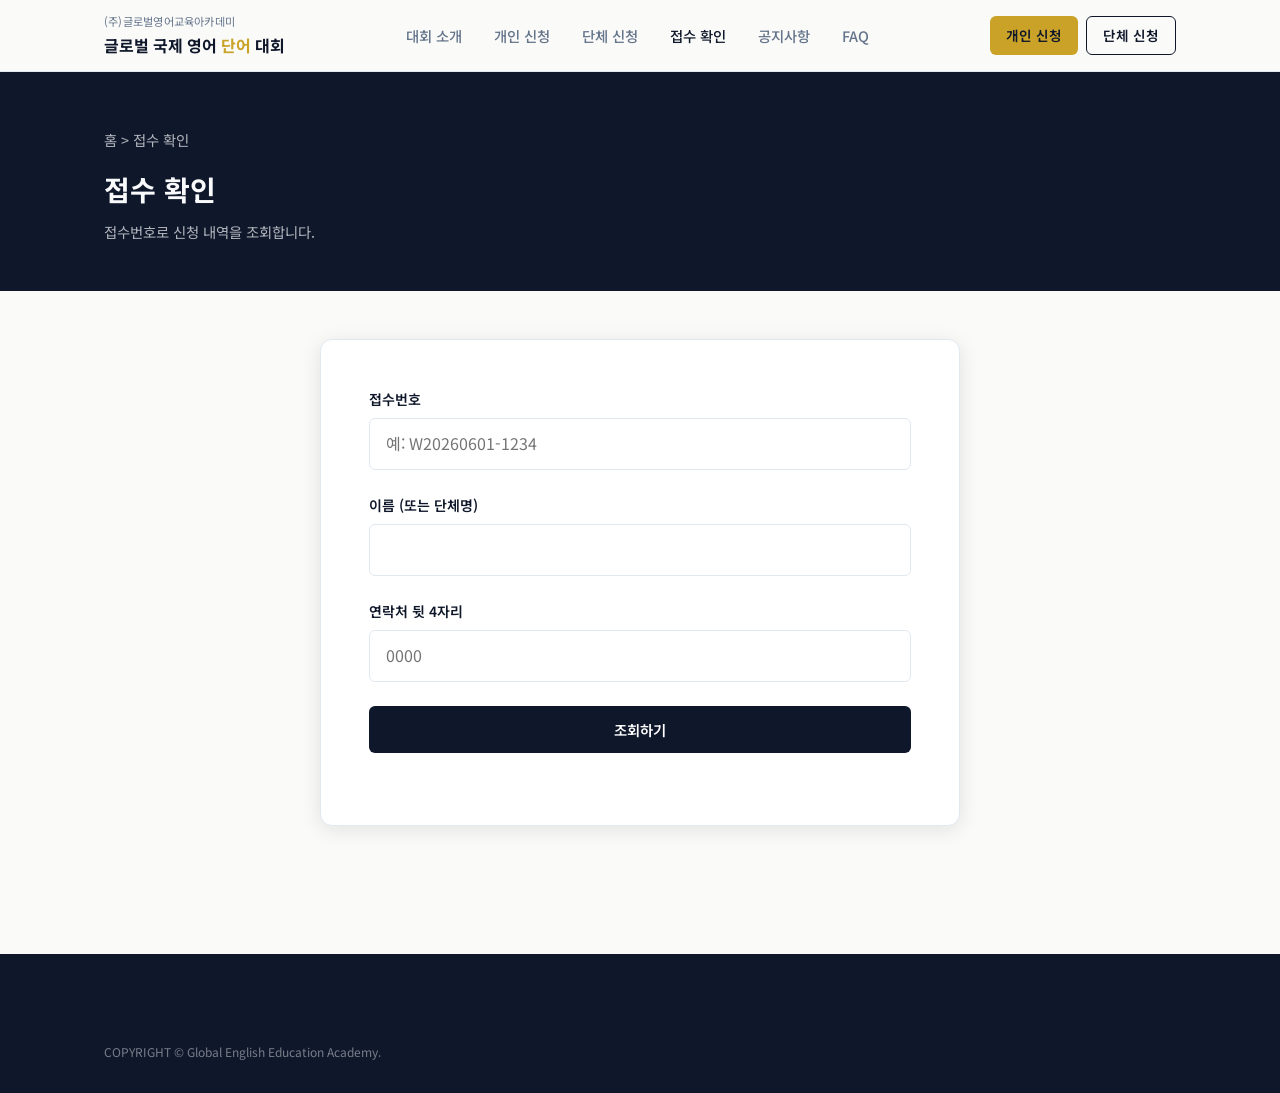
<file: apply/check.html>
<!DOCTYPE html>
<html lang="ko">
<head>
  <meta charset="UTF-8">
  <meta name="viewport" content="width=device-width, initial-scale=1.0">
  <title>접수 확인 — 글로벌 국제 영어 단어 대회</title>
  <link rel="stylesheet" href="../assets/css/word-competition.css">
</head>
<body>

  <header class="site-header">
    <div class="container">
      <a href="../index.html" class="logo">
        <span class="logo__org" data-site-org></span>
        <span class="logo__title" data-site-title></span>
      </a>
      <nav class="nav-main">
        <a href="../about.html">대회 소개</a>
        <a href="individual.html">개인 신청</a>
        <a href="group.html">단체 신청</a>
        <a href="check.html" class="is-active">접수 확인</a>
        <a href="../notice.html">공지사항</a>
        <a href="../faq.html">FAQ</a>
      </nav>
      <div class="header-actions">
        <a href="individual.html" class="btn btn--sm btn--gold">개인 신청</a>
        <a href="group.html" class="btn btn--sm btn--outline">단체 신청</a>
      </div>
      <button class="nav-toggle" aria-label="메뉴"><span></span><span></span><span></span></button>
    </div>
  </header>

  <div class="page-header">
    <div class="container">
      <p class="breadcrumb"><a href="../index.html">홈</a> &gt; 접수 확인</p>
      <h1>접수 확인</h1>
      <p>접수번호로 신청 내역을 조회합니다.</p>
    </div>
  </div>

  <main class="form-page">
    <div class="container">
      <div class="form-card">
        <form id="check-form">
          <div class="form-group">
            <label for="receiptNo">접수번호</label>
            <input type="text" id="receiptNo" placeholder="예: W20260601-1234" required>
          </div>
          <div class="form-group">
            <label for="checkName">이름 (또는 단체명)</label>
            <input type="text" id="checkName" required>
          </div>
          <div class="form-group">
            <label for="phoneLast4">연락처 뒷 4자리</label>
            <input type="text" id="phoneLast4" maxlength="4" pattern="[0-9]{4}" placeholder="0000" required>
          </div>
          <button type="submit" class="btn btn--primary btn--block">조회하기</button>
        </form>
        <div id="check-result" style="margin-top:1.5rem"></div>
      </div>
    </div>
  </main>

  <footer class="site-footer">
    <div class="container">
      <p class="footer-copy">COPYRIGHT © Global English Education Academy.</p>
    </div>
  </footer>

  <script src="../assets/js/config.js"></script>
  <script src="../assets/js/sheets.js"></script>
  <script src="../assets/js/form.js"></script>
  <script src="../assets/js/word-form.js"></script>
</body>
</html>
</file>
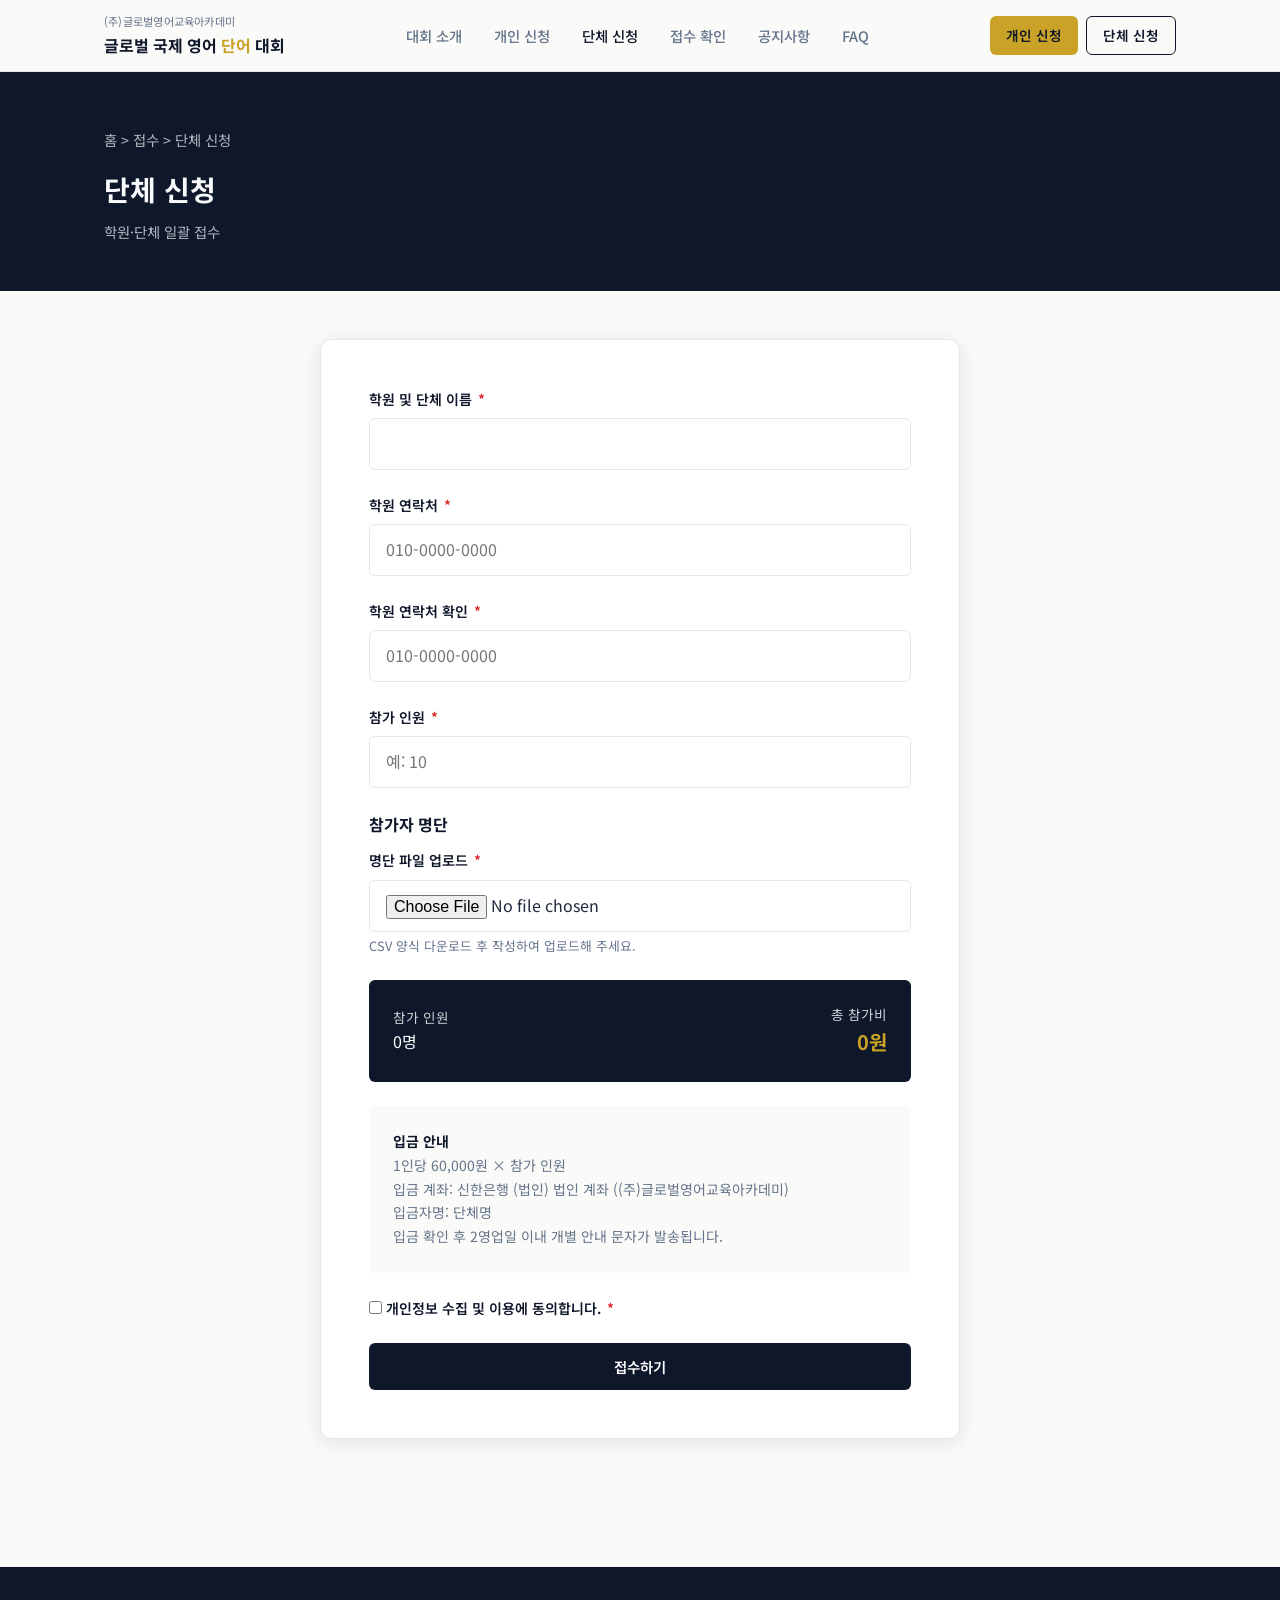
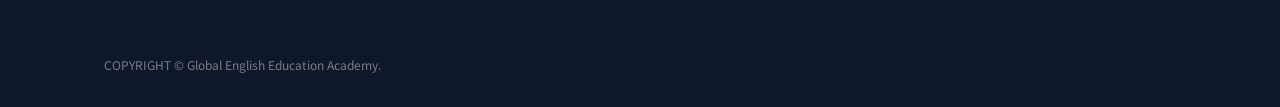
<file: apply/group.html>
<!DOCTYPE html>
<html lang="ko">
<head>
  <meta charset="UTF-8">
  <meta name="viewport" content="width=device-width, initial-scale=1.0">
  <title>단체 신청 — 글로벌 국제 영어 단어 대회</title>
  <link rel="stylesheet" href="../assets/css/word-competition.css">
</head>
<body>

  <header class="site-header">
    <div class="container">
      <a href="../index.html" class="logo">
        <span class="logo__org" data-site-org></span>
        <span class="logo__title" data-site-title></span>
      </a>
      <nav class="nav-main">
        <a href="../about.html">대회 소개</a>
        <a href="individual.html">개인 신청</a>
        <a href="group.html" class="is-active">단체 신청</a>
        <a href="check.html">접수 확인</a>
        <a href="../notice.html">공지사항</a>
        <a href="../faq.html">FAQ</a>
      </nav>
      <div class="header-actions">
        <a href="individual.html" class="btn btn--sm btn--gold">개인 신청</a>
        <a href="group.html" class="btn btn--sm btn--outline">단체 신청</a>
      </div>
      <button class="nav-toggle" aria-label="메뉴"><span></span><span></span><span></span></button>
    </div>
  </header>

  <div class="page-header">
    <div class="container">
      <p class="breadcrumb"><a href="../index.html">홈</a> &gt; 접수 &gt; 단체 신청</p>
      <h1>단체 신청</h1>
      <p>학원·단체 일괄 접수</p>
    </div>
  </div>

  <main class="form-page">
    <div class="container">
      <div class="form-card" style="max-width:640px">
        <form id="group-form" novalidate>

          <div class="form-group" data-required>
            <label for="orgName">학원 및 단체 이름 <span class="required">*</span></label>
            <input type="text" id="orgName" name="orgName" required>
            <span class="form-error"></span>
          </div>

          <div class="form-group" data-required>
            <label for="phoneAcademy">학원 연락처 <span class="required">*</span></label>
            <input type="tel" id="phoneAcademy" name="phoneAcademy" placeholder="010-0000-0000" required>
            <span class="form-error"></span>
          </div>

          <div class="form-group" data-required>
            <label for="phoneAcademyConfirm">학원 연락처 확인 <span class="required">*</span></label>
            <input type="tel" id="phoneAcademyConfirm" placeholder="010-0000-0000" required>
            <span class="form-error"></span>
          </div>

          <div class="form-group" data-required>
            <label for="participantCountInput">참가 인원 <span class="required">*</span></label>
            <input type="number" id="participantCountInput" min="1" max="999" placeholder="예: 10" required>
            <span class="form-error"></span>
          </div>

          <h3 style="margin:1.5rem 0 0.75rem;font-size:1rem;color:var(--color-navy)">참가자 명단</h3>

          <div class="form-group" data-required>
            <label for="excel-upload">명단 파일 업로드 <span class="required">*</span></label>
            <input type="file" id="excel-upload" accept=".csv,.xlsx,.xls" required>
            <p class="hint">
              <a href="../assets/templates/group-participants.csv" download>CSV 양식 다운로드</a> 후 작성하여 업로드해 주세요.
            </p>
            <span class="form-error" id="csv-error"></span>
            <p class="hint" id="csv-status" hidden></p>
          </div>

          <div class="fee-summary">
            <div>
              <div style="font-size:0.85rem;opacity:0.8">참가 인원</div>
              <div id="participant-count">0명</div>
            </div>
            <div style="text-align:right">
              <div style="font-size:0.85rem;opacity:0.8">총 참가비</div>
              <div class="fee-summary__amount" id="total-fee">0원</div>
            </div>
          </div>

          <div class="form-notice">
            <strong>입금 안내</strong><br>
            1인당 <span data-fee></span> × 참가 인원<br>
            입금 계좌: <span data-bank-info></span><br>
            입금자명: 단체명<br>
            입금 확인 후 2영업일 이내 개별 안내 문자가 발송됩니다.
          </div>

          <div class="form-group" data-required>
            <label class="form-checkbox">
              <input type="checkbox" id="privacy" required>
              <span><a href="../privacy.html" target="_blank">개인정보 수집 및 이용</a>에 동의합니다. <span class="required">*</span></span>
            </label>
            <span class="form-error"></span>
          </div>

          <button type="submit" class="btn btn--primary btn--block">접수하기</button>
        </form>
      </div>
    </div>
  </main>

  <footer class="site-footer">
    <div class="container">
      <p class="footer-copy">COPYRIGHT © Global English Education Academy.</p>
    </div>
  </footer>

  <script src="../assets/js/config.js"></script>
  <script src="../assets/js/sheets.js"></script>
  <script src="../assets/js/form.js"></script>
  <script src="../assets/js/word-form.js"></script>
</body>
</html>
</file>
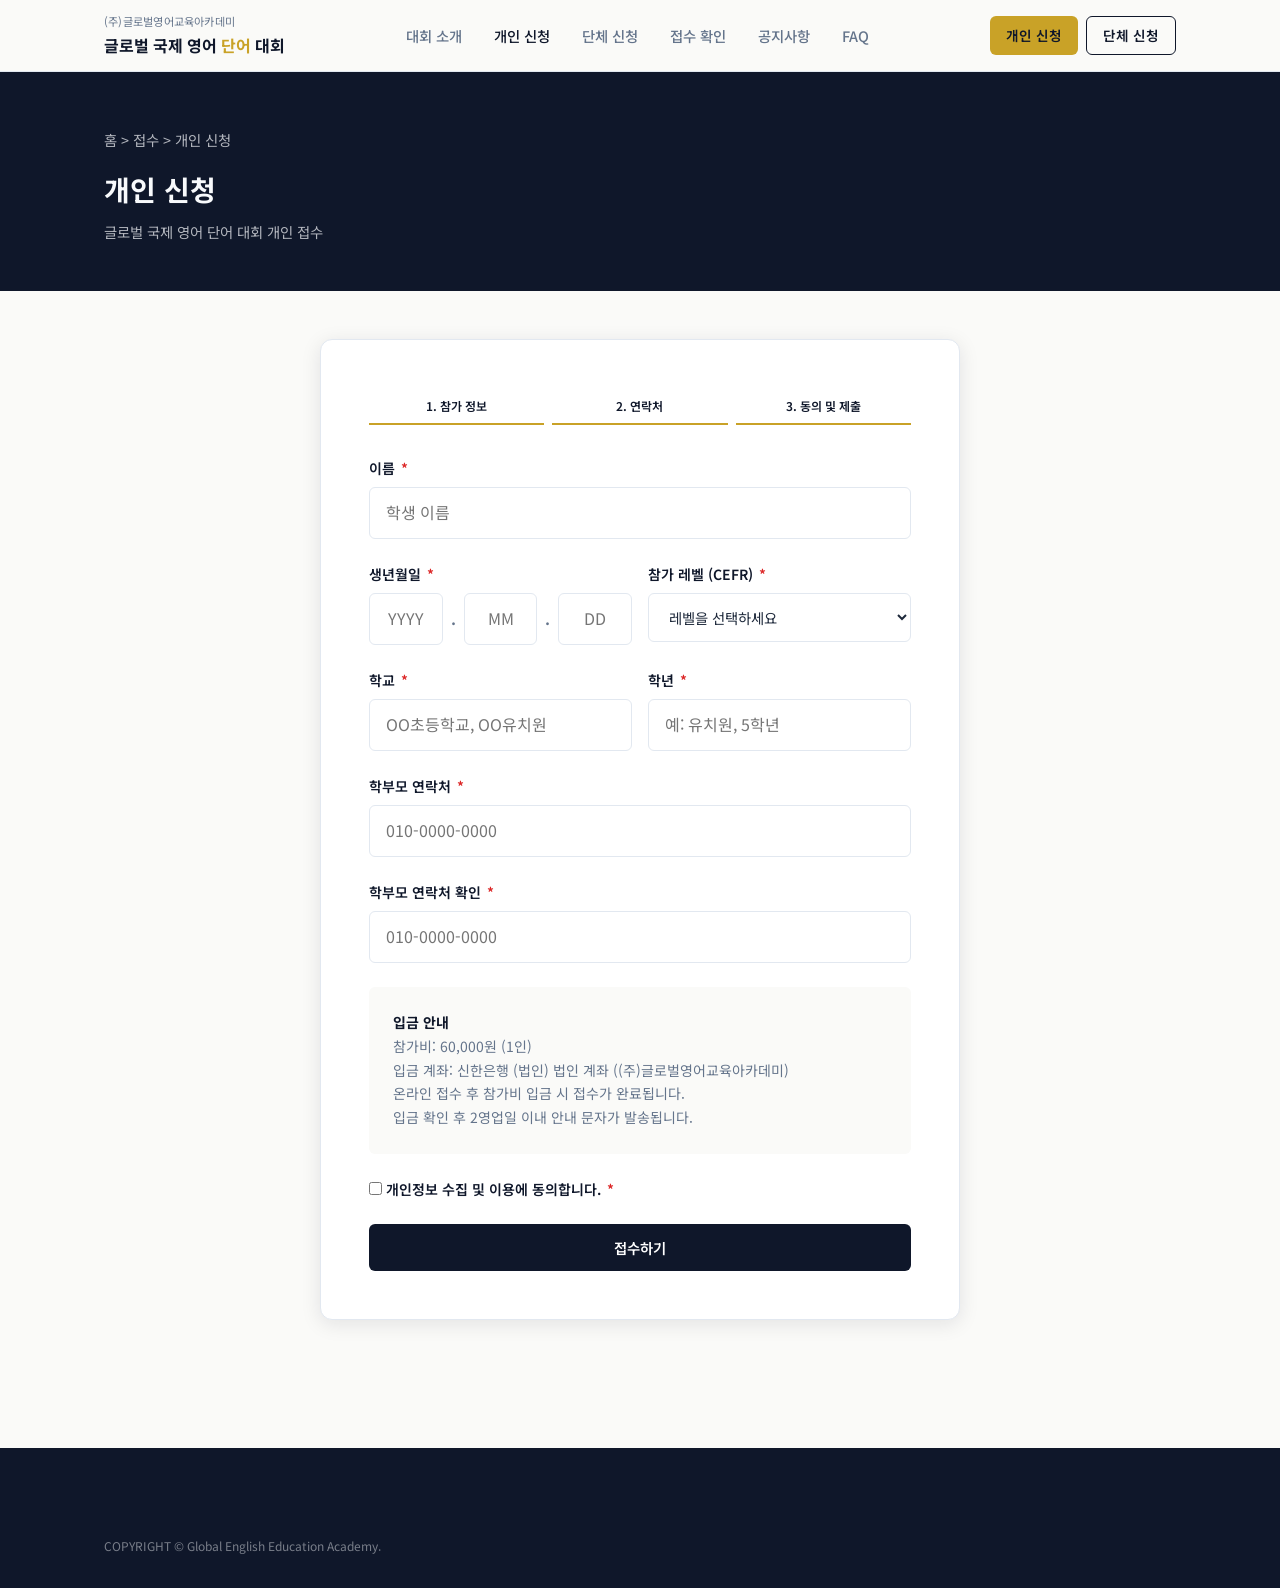
<file: apply/individual.html>
<!DOCTYPE html>
<html lang="ko">
<head>
  <meta charset="UTF-8">
  <meta name="viewport" content="width=device-width, initial-scale=1.0">
  <title>개인 신청 — 글로벌 국제 영어 단어 대회</title>
  <link rel="stylesheet" href="../assets/css/word-competition.css">
</head>
<body>

  <header class="site-header">
    <div class="container">
      <a href="../index.html" class="logo">
        <span class="logo__org" data-site-org></span>
        <span class="logo__title" data-site-title></span>
      </a>
      <nav class="nav-main">
        <a href="../about.html">대회 소개</a>
        <a href="individual.html" class="is-active">개인 신청</a>
        <a href="group.html">단체 신청</a>
        <a href="check.html">접수 확인</a>
        <a href="../notice.html">공지사항</a>
        <a href="../faq.html">FAQ</a>
      </nav>
      <div class="header-actions">
        <a href="individual.html" class="btn btn--sm btn--gold">개인 신청</a>
        <a href="group.html" class="btn btn--sm btn--outline">단체 신청</a>
      </div>
      <button class="nav-toggle" aria-label="메뉴"><span></span><span></span><span></span></button>
    </div>
  </header>

  <div class="page-header">
    <div class="container">
      <p class="breadcrumb"><a href="../index.html">홈</a> &gt; 접수 &gt; 개인 신청</p>
      <h1>개인 신청</h1>
      <p>글로벌 국제 영어 단어 대회 개인 접수</p>
    </div>
  </div>

  <main class="form-page">
    <div class="container">
      <div class="form-card">
        <form id="individual-form" novalidate>
          <div class="form-steps">
            <div class="form-step is-active">1. 참가 정보</div>
            <div class="form-step is-active">2. 연락처</div>
            <div class="form-step is-active">3. 동의 및 제출</div>
          </div>

          <div class="form-group" data-required>
            <label for="name">이름 <span class="required">*</span></label>
            <input type="text" id="name" name="name" placeholder="학생 이름" required>
            <span class="form-error"></span>
          </div>

          <div class="form-row">
            <div class="form-group" data-required>
              <label for="birthYear">생년월일 <span class="required">*</span></label>
              <div class="birth-date-fields">
                <input type="text" id="birthYear" inputmode="numeric" maxlength="4" placeholder="YYYY" aria-label="출생 연도">
                <span>.</span>
                <input type="text" id="birthMonth" inputmode="numeric" maxlength="2" placeholder="MM" aria-label="출생 월">
                <span>.</span>
                <input type="text" id="birthDay" inputmode="numeric" maxlength="2" placeholder="DD" aria-label="출생 일">
              </div>
              <input type="hidden" id="birthDate" name="birthDate">
              <span class="form-error"></span>
            </div>
            <div class="form-group" data-required>
              <label for="level">참가 레벨 (CEFR) <span class="required">*</span></label>
              <select id="level" name="level" class="select-level" required></select>
              <span class="form-error"></span>
              <div class="level-guide" id="level-guide" hidden></div>
            </div>
          </div>

          <div class="form-row">
            <div class="form-group" data-required>
              <label for="school">학교 <span class="required">*</span></label>
              <input type="text" id="school" name="school" placeholder="OO초등학교, OO유치원" required>
              <span class="form-error"></span>
            </div>
            <div class="form-group" data-required>
              <label for="grade">학년 <span class="required">*</span></label>
              <input type="text" id="grade" name="grade" placeholder="예: 유치원, 5학년" required>
              <span class="form-error"></span>
            </div>
          </div>

          <div class="form-group" data-required>
            <label for="phoneParent">학부모 연락처 <span class="required">*</span></label>
            <input type="tel" id="phoneParent" name="phoneParent" placeholder="010-0000-0000" required>
            <span class="form-error"></span>
          </div>

          <div class="form-group" data-required>
            <label for="phoneParentConfirm">학부모 연락처 확인 <span class="required">*</span></label>
            <input type="tel" id="phoneParentConfirm" placeholder="010-0000-0000" required>
            <span class="form-error"></span>
          </div>

          <div class="form-notice">
            <strong>입금 안내</strong><br>
            참가비: <span data-fee></span> (1인)<br>
            입금 계좌: <span data-bank-info></span><br>
            온라인 접수 후 참가비 입금 시 접수가 완료됩니다.<br>
            입금 확인 후 2영업일 이내 안내 문자가 발송됩니다.
          </div>

          <div class="form-group" data-required>
            <label class="form-checkbox">
              <input type="checkbox" id="privacy" name="privacy" required>
              <span><a href="../privacy.html" target="_blank">개인정보 수집 및 이용</a>에 동의합니다. <span class="required">*</span></span>
            </label>
            <span class="form-error"></span>
          </div>

          <button type="submit" class="btn btn--primary btn--block">접수하기</button>
        </form>
      </div>
    </div>
  </main>

  <footer class="site-footer">
    <div class="container">
      <p class="footer-copy">COPYRIGHT © Global English Education Academy.</p>
    </div>
  </footer>

  <script src="../assets/js/config.js"></script>
  <script src="../assets/js/sheets.js"></script>
  <script src="../assets/js/form.js"></script>
  <script src="../assets/js/word-form.js"></script>
</body>
</html>
</file>
<file: assets/css/word-competition.css>
@import url('https://fonts.googleapis.com/css2?family=Noto+Sans+KR:wght@400;500;600;700&display=swap');
@import url('./variables.css');
@import url('./base.css');
@import url('./layout.css');

/* Buttons */
.btn {
  display: inline-flex;
  align-items: center;
  justify-content: center;
  gap: var(--space-sm);
  padding: 0.75rem 1.5rem;
  font-size: 0.9rem;
  font-weight: 600;
  border-radius: var(--radius-sm);
  transition: all var(--transition);
  white-space: nowrap;
}

.btn--primary {
  background: var(--color-navy);
  color: var(--color-white);
}

.btn--primary:hover {
  background: var(--color-navy-light);
  transform: translateY(-1px);
  box-shadow: var(--shadow-md);
}

.btn--gold {
  background: var(--color-gold);
  color: var(--color-navy);
}

.btn--gold:hover {
  background: var(--color-gold-light);
}

.btn--outline {
  background: transparent;
  color: var(--color-navy);
  border: 1.5px solid var(--color-navy);
}

.btn--outline:hover {
  background: var(--color-navy);
  color: var(--color-white);
}

.btn--sm {
  padding: 0.5rem 1rem;
  font-size: 0.85rem;
}

.btn--block {
  width: 100%;
}

/* Hero */
.hero {
  position: relative;
  padding: var(--space-3xl) 0;
  background: var(--color-navy);
  color: var(--color-text-inverse);
}

.hero__inner {
  position: relative;
  z-index: 1;
  max-width: 720px;
  margin: 0 auto;
  text-align: center;
}

.hero__label {
  display: inline-block;
  font-size: 0.75rem;
  font-weight: 600;
  letter-spacing: 0.12em;
  text-transform: uppercase;
  color: var(--color-gold);
  margin-bottom: var(--space-md);
}

.hero__title {
  font-size: clamp(2rem, 5vw, 3rem);
  font-weight: 700;
  line-height: 1.25;
  margin-bottom: var(--space-md);
}

.hero__subtitle {
  font-size: 1rem;
  color: rgba(248, 250, 252, 0.75);
  margin-bottom: var(--space-xl);
}

.hero__actions {
  display: flex;
  flex-wrap: wrap;
  gap: var(--space-md);
  justify-content: center;
}

.hero__btn-outline {
  color: #fff;
  border-color: rgba(255, 255, 255, 0.5);
}

.hero__btn-outline:hover {
  background: rgba(255, 255, 255, 0.1);
  color: #fff;
  border-color: rgba(255, 255, 255, 0.65);
}

/* Countdown timer */
.countdown {
  margin-top: var(--space-xl);
  display: flex;
  flex-direction: column;
  align-items: center;
  gap: var(--space-md);
}

.countdown__label {
  font-size: 0.9rem;
  font-weight: 600;
  color: rgba(248, 250, 252, 0.85);
  letter-spacing: 0.05em;
}

.countdown__timer {
  display: flex;
  align-items: flex-start;
  gap: 0.75rem;
  flex-wrap: wrap;
  justify-content: center;
}

.countdown__unit {
  display: flex;
  flex-direction: column;
  align-items: center;
  gap: 0.35rem;
}

.countdown__digits {
  display: flex;
  gap: 0.25rem;
}

.countdown__digit {
  display: flex;
  align-items: center;
  justify-content: center;
  min-width: 2.25rem;
  height: 2.75rem;
  padding: 0 0.35rem;
  background: #111;
  color: #fff;
  font-size: 1.75rem;
  font-weight: 700;
  font-variant-numeric: tabular-nums;
  border-radius: 6px;
  box-shadow: 0 2px 0 rgba(0, 0, 0, 0.3), inset 0 1px 0 rgba(255, 255, 255, 0.08);
}

.countdown__sep {
  font-size: 1.5rem;
  font-weight: 700;
  color: rgba(248, 250, 252, 0.5);
  line-height: 2.75rem;
  padding-top: 0;
}

.countdown__unit-label {
  font-size: 0.65rem;
  font-weight: 600;
  letter-spacing: 0.08em;
  color: rgba(248, 250, 252, 0.45);
  text-transform: uppercase;
}

.prose-ko {
  word-break: keep-all;
  overflow-wrap: break-word;
}

.select-level {
  font-size: 0.9rem;
}

/* Cards */
.card-grid {
  display: grid;
  grid-template-columns: repeat(auto-fit, minmax(240px, 1fr));
  gap: var(--space-lg);
  margin: calc(var(--space-2xl) * -1) auto var(--space-3xl);
  position: relative;
  z-index: 1;
}

.card-grid--3 {
  grid-template-columns: repeat(3, 1fr);
  margin: var(--space-xl) auto 0;
}

.card-grid--info {
  grid-template-columns: repeat(3, 1fr);
}

.card {
  background: var(--color-white);
  border-radius: var(--radius-md);
  padding: var(--space-xl);
  box-shadow: var(--shadow-md);
  border: 1px solid var(--color-border);
}

.card__icon {
  width: 40px;
  height: 40px;
  background: var(--color-gold-glow);
  border-radius: var(--radius-sm);
  display: flex;
  align-items: center;
  justify-content: center;
  font-size: 1.25rem;
  margin-bottom: var(--space-md);
}

.card__title {
  font-size: 0.8rem;
  font-weight: 600;
  color: var(--color-text-muted);
  text-transform: uppercase;
  letter-spacing: 0.06em;
  margin-bottom: var(--space-xs);
}

.card__value {
  font-size: 1.1rem;
  font-weight: 700;
  color: var(--color-navy);
}

.card__value--desc {
  font-size: 0.9rem;
  font-weight: 400;
  line-height: 1.6;
  color: var(--color-text-muted);
}

.card--center,
.card--info {
  text-align: center;
}

.card--info .card__icon {
  margin-left: auto;
  margin-right: auto;
}

.card--info .card__value {
  font-size: 1rem;
  line-height: 1.5;
}

.text-gold {
  color: var(--color-gold);
}

.content-block--intro {
  max-width: 640px;
  margin: 0 auto;
  text-align: left;
}

.content-block--intro p {
  color: var(--color-text-muted);
  line-height: 1.85;
  font-size: 1rem;
}

.content-block--intro p + p {
  margin-top: var(--space-md);
}

.content-block--intro.prose-ko {
  word-break: keep-all;
  overflow-wrap: break-word;
}

.content-block__actions {
  margin-top: var(--space-xl);
  text-align: center;
}

.info-box--wide {
  max-width: 880px;
}

.feature-grid {
  display: grid;
  grid-template-columns: repeat(auto-fit, minmax(280px, 1fr));
  gap: var(--space-lg);
}

.feature-card {
  display: flex;
  align-items: flex-start;
  gap: var(--space-lg);
  background: var(--color-white);
  border: 1px solid var(--color-border);
  border-radius: var(--radius-md);
  padding: var(--space-xl);
  box-shadow: var(--shadow-sm);
}

.feature-card__icon {
  flex-shrink: 0;
  width: 52px;
  height: 52px;
  display: flex;
  align-items: center;
  justify-content: center;
  font-size: 1.75rem;
  background: var(--color-gold-subtle);
  border-radius: var(--radius-sm);
}

.feature-card__body {
  flex: 1;
  min-width: 0;
  text-align: left;
}

.feature-card__title {
  font-size: 1.05rem;
  font-weight: 700;
  color: var(--color-navy);
  margin: 0 0 0.35rem;
}

.feature-card__desc {
  font-size: 0.9rem;
  color: var(--color-text-muted);
  line-height: 1.6;
  margin: 0;
  word-break: keep-all;
}

.content-block--center {
  text-align: center;
}

.content-block--center .btn {
  margin-top: 1rem;
}

.info-box {
  background: var(--color-white);
  border: 1px solid var(--color-border);
  border-radius: var(--radius-md);
  padding: var(--space-xl);
  max-width: 720px;
  margin: 0 auto;
  line-height: 1.8;
}

.info-box p + p {
  margin-top: var(--space-md);
}

.section__note {
  text-align: center;
  margin-top: var(--space-xl);
  font-size: 0.875rem;
  color: var(--color-text-muted);
}

.birth-date-fields {
  display: flex;
  align-items: center;
  gap: 0.5rem;
}

.birth-date-fields input {
  flex: 1;
  min-width: 0;
  text-align: center;
}

.birth-date-fields span {
  color: var(--color-text-muted);
  font-weight: 600;
}

.level-guide {
  background: var(--color-gold-muted);
  border: 1px solid var(--color-gold-border);
  border-radius: var(--radius-sm);
  padding: var(--space-md);
  margin-top: var(--space-sm);
}

.level-guide__item + .level-guide__item {
  margin-top: var(--space-sm);
  padding-top: var(--space-sm);
  border-top: 1px solid var(--color-gold-glow);
}

.level-guide__item strong {
  display: block;
  color: var(--color-navy);
  margin-bottom: 0.25rem;
  font-size: 0.875rem;
}

.level-guide__item p {
  font-size: 0.8rem;
  color: var(--color-text-muted);
  line-height: 1.5;
  margin: 0;
}

.level-guide__item--active {
  background: var(--color-gold-subtle);
  border-radius: var(--radius-sm);
  padding: var(--space-sm);
}

/* Admin */
.admin-page {
  padding: var(--space-2xl) 0;
  min-height: 60vh;
}

.admin-toolbar {
  display: flex;
  flex-wrap: wrap;
  gap: var(--space-md);
  margin-bottom: var(--space-lg);
}

.admin-table-wrap {
  overflow-x: auto;
  border: 1px solid var(--color-border);
  border-radius: var(--radius-md);
}

.admin-table {
  width: 100%;
  border-collapse: collapse;
  font-size: 0.85rem;
}

.admin-table th,
.admin-table td {
  padding: 0.6rem 0.75rem;
  border-bottom: 1px solid var(--color-border);
  text-align: left;
  white-space: nowrap;
}

.admin-table th {
  background: var(--color-navy);
  color: var(--color-white);
  font-weight: 600;
}

.admin-stats {
  display: flex;
  gap: var(--space-md);
  margin-bottom: var(--space-lg);
  flex-wrap: wrap;
}

.admin-stat {
  background: var(--color-white);
  border: 1px solid var(--color-border);
  border-radius: var(--radius-sm);
  padding: var(--space-md) var(--space-lg);
  min-width: 120px;
}

.admin-stat__label {
  font-size: 0.75rem;
  color: var(--color-text-muted);
}

.admin-stat__value {
  font-size: 1.5rem;
  font-weight: 700;
  color: var(--color-navy);
}

/* Sections */
.section {
  padding: var(--space-3xl) 0;
}

.section--alt {
  background: var(--color-white);
}

.section__header {
  text-align: center;
  max-width: 560px;
  margin: 0 auto var(--space-2xl);
}

.section__title {
  font-size: 1.75rem;
  font-weight: 700;
  color: var(--color-navy);
  margin-bottom: var(--space-sm);
}

.section__desc {
  color: var(--color-text-muted);
  font-size: 0.95rem;
}

/* Page header (sub pages) */
.page-header {
  background: var(--color-navy);
  color: var(--color-text-inverse);
  padding: var(--space-2xl) 0;
}

.page-header h1 {
  font-size: 1.75rem;
  font-weight: 700;
}

.page-header p {
  margin-top: var(--space-sm);
  color: rgba(248, 250, 252, 0.7);
  font-size: 0.9rem;
}

.breadcrumb {
  font-size: 0.8rem;
  color: rgba(248, 250, 252, 0.5);
  margin-bottom: var(--space-md);
}

.breadcrumb a:hover {
  color: var(--color-gold);
}

/* Content blocks */
.content-block {
  max-width: 760px;
  margin: 0 auto;
}

.content-block h2 {
  font-size: 1.25rem;
  font-weight: 700;
  color: var(--color-navy);
  margin: var(--space-xl) 0 var(--space-md);
}

.content-block h2:first-child {
  margin-top: 0;
}

.content-block p,
.content-block li {
  color: var(--color-text-muted);
  margin-bottom: var(--space-md);
}

.content-block ul {
  padding-left: var(--space-lg);
}

.content-block ul li {
  list-style: disc;
}

.info-table {
  width: 100%;
  border-collapse: collapse;
  margin: var(--space-lg) 0;
  font-size: 0.9rem;
}

.info-table th,
.info-table td {
  padding: var(--space-md);
  border: 1px solid var(--color-border);
  text-align: left;
}

.info-table th {
  background: var(--color-cream);
  font-weight: 600;
  color: var(--color-navy);
  width: 30%;
}

/* Forms */
.form-page {
  padding: var(--space-2xl) 0 var(--space-3xl);
}

.form-card {
  max-width: 640px;
  margin: 0 auto;
  background: var(--color-white);
  border-radius: var(--radius-md);
  padding: var(--space-2xl);
  box-shadow: var(--shadow-md);
  border: 1px solid var(--color-border);
}

.form-steps {
  display: flex;
  gap: var(--space-sm);
  margin-bottom: var(--space-xl);
}

.form-step {
  flex: 1;
  text-align: center;
  padding: var(--space-sm);
  font-size: 0.75rem;
  font-weight: 600;
  color: var(--color-text-muted);
  border-bottom: 2px solid var(--color-border);
}

.form-step.is-active {
  color: var(--color-navy);
  border-color: var(--color-gold);
}

.form-group {
  margin-bottom: var(--space-lg);
}

.form-group label {
  display: block;
  font-size: 0.875rem;
  font-weight: 600;
  color: var(--color-navy);
  margin-bottom: var(--space-sm);
}

.form-group label .required {
  color: var(--color-error);
  margin-left: 2px;
}

.form-group input,
.form-group select,
.form-group textarea {
  width: 100%;
  padding: 0.75rem 1rem;
  border: 1.5px solid var(--color-border);
  border-radius: var(--radius-sm);
  background: var(--color-white);
  transition: border-color var(--transition);
}

.form-group input:focus,
.form-group select:focus,
.form-group textarea:focus {
  border-color: var(--color-gold);
  outline: none;
}

.form-group .hint {
  font-size: 0.8rem;
  color: var(--color-text-muted);
  margin-top: var(--space-xs);
}

.form-row {
  display: grid;
  grid-template-columns: 1fr 1fr;
  gap: var(--space-md);
}

.form-checkbox {
  display: flex;
  align-items: flex-start;
  gap: var(--space-sm);
  font-size: 0.875rem;
  color: var(--color-text-muted);
}

.form-checkbox input {
  width: auto;
  margin-top: 4px;
}

.form-notice {
  background: var(--color-cream);
  border-radius: var(--radius-sm);
  padding: var(--space-lg);
  font-size: 0.875rem;
  color: var(--color-text-muted);
  margin: var(--space-lg) 0;
  line-height: 1.7;
}

.form-notice strong {
  color: var(--color-navy);
}

.form-error {
  color: var(--color-error);
  font-size: 0.8rem;
  margin-top: var(--space-xs);
  display: none;
}

.form-group.is-invalid input,
.form-group.is-invalid select,
.form-group.is-invalid textarea {
  border-color: var(--color-error);
}

.form-group.is-invalid .form-error {
  display: block;
}

.form-success {
  text-align: center;
  padding: var(--space-2xl);
}

.form-success__icon {
  font-size: 3rem;
  margin-bottom: var(--space-md);
}

.form-success h2 {
  font-size: 1.5rem;
  color: var(--color-navy);
  margin-bottom: var(--space-md);
}

.receipt-no {
  display: inline-block;
  font-size: 1.5rem;
  font-weight: 700;
  color: var(--color-gold);
  background: var(--color-gold-subtle);
  padding: var(--space-sm) var(--space-lg);
  border-radius: var(--radius-sm);
  margin: var(--space-md) 0;
  letter-spacing: 0.05em;
}

/* Participant table (group) */
.participant-table-wrap {
  overflow-x: auto;
  margin: var(--space-md) 0;
}

.participant-table {
  width: 100%;
  border-collapse: collapse;
  font-size: 0.875rem;
}

.participant-table th,
.participant-table td {
  padding: var(--space-sm);
  border: 1px solid var(--color-border);
}

.participant-table th {
  background: var(--color-cream);
  font-weight: 600;
}

.participant-table input,
.participant-table select {
  width: 100%;
  padding: 0.5rem;
  border: 1px solid var(--color-border);
  border-radius: 4px;
  font-size: 0.85rem;
}

.participant-actions {
  display: flex;
  gap: var(--space-sm);
  margin-top: var(--space-sm);
}

.fee-summary {
  background: var(--color-navy);
  color: var(--color-white);
  padding: var(--space-lg);
  border-radius: var(--radius-sm);
  display: flex;
  justify-content: space-between;
  align-items: center;
  margin: var(--space-lg) 0;
}

.fee-summary__amount {
  font-size: 1.25rem;
  font-weight: 700;
  color: var(--color-gold);
}

/* Notice list */
.notice-list li {
  border-bottom: 1px solid var(--color-border);
}

.notice-list a {
  display: flex;
  justify-content: space-between;
  align-items: center;
  padding: var(--space-lg) 0;
  transition: color var(--transition);
}

.notice-list a:hover {
  color: var(--color-gold);
}

.notice-list .date {
  font-size: 0.8rem;
  color: var(--color-text-muted);
  flex-shrink: 0;
  margin-left: var(--space-md);
}

/* FAQ */
.faq-item {
  border: 1px solid var(--color-border);
  border-radius: var(--radius-sm);
  margin-bottom: var(--space-sm);
  overflow: hidden;
}

.faq-item summary {
  padding: var(--space-lg);
  font-weight: 600;
  cursor: pointer;
  list-style: none;
  display: flex;
  justify-content: space-between;
  align-items: center;
}

.faq-item summary::-webkit-details-marker {
  display: none;
}

.faq-item summary::after {
  content: '+';
  font-size: 1.25rem;
  color: var(--color-gold);
}

.faq-item[open] summary::after {
  content: '−';
}

.faq-item .faq-answer {
  padding: 0 var(--space-lg) var(--space-lg);
  color: var(--color-text-muted);
  font-size: 0.9rem;
}

/* CTA band */
.cta-band {
  background: linear-gradient(135deg, var(--color-navy), var(--color-navy-light));
  color: var(--color-text-inverse);
  padding: var(--space-2xl);
  border-radius: var(--radius-lg);
  text-align: center;
  margin: var(--space-2xl) 0;
}

.cta-band h2 {
  font-size: 1.5rem;
  margin-bottom: var(--space-sm);
}

.cta-band p {
  color: rgba(248, 250, 252, 0.7);
  margin-bottom: var(--space-lg);
}

.notice-item-block {
  background: var(--color-white);
  border: 1px solid var(--color-border);
  border-radius: var(--radius-md);
  padding: var(--space-xl);
  max-width: 720px;
}

.notice-item-block__head {
  display: flex;
  flex-wrap: wrap;
  justify-content: space-between;
  align-items: baseline;
  gap: var(--space-sm);
  margin-bottom: var(--space-lg);
  padding-bottom: var(--space-md);
  border-bottom: 1px solid var(--color-border);
}

.notice-item-block__head h2 {
  font-size: 1.15rem;
  color: var(--color-navy);
  margin: 0;
}

.notice-item-block .date {
  font-size: 0.85rem;
  color: var(--color-text-muted);
}

.notice-summary-list {
  list-style: none;
  padding: 0;
  margin: 0;
}

.notice-summary-list li {
  padding: 0.5rem 0;
  color: var(--color-text-muted);
  line-height: 1.6;
}

.notice-summary-list li strong {
  color: var(--color-navy);
  display: inline-block;
  min-width: 5.5rem;
}

.notice-item-block__links {
  display: flex;
  flex-wrap: wrap;
  gap: var(--space-sm);
  margin-top: var(--space-lg);
}

@media (max-width: 768px) {
  .countdown {
    width: 100%;
    max-width: 100%;
    padding: 0 var(--space-xs);
  }

  .countdown__timer {
    flex-wrap: nowrap;
    gap: clamp(0.2rem, 1.5vw, 0.5rem);
    max-width: 100%;
  }

  .countdown__digits {
    gap: 0.15rem;
  }

  .countdown__digit {
    min-width: clamp(1.25rem, 5.5vw, 1.75rem);
    height: clamp(1.75rem, 7vw, 2.25rem);
    padding: 0 0.15rem;
    font-size: clamp(1rem, 4.5vw, 1.35rem);
    border-radius: 4px;
  }

  .countdown__sep {
    font-size: clamp(0.85rem, 3.5vw, 1.1rem);
    line-height: clamp(1.75rem, 7vw, 2.25rem);
  }

  .countdown__unit-label {
    font-size: 0.5rem;
  }
}

@media (max-width: 640px) {
  .card-grid--3,
  .card-grid--info {
    grid-template-columns: 1fr;
  }

  .form-row {
    grid-template-columns: 1fr;
  }

  .hero__actions {
    flex-direction: column;
  }

  .hero__actions .btn {
    width: 100%;
  }
}
</file>
